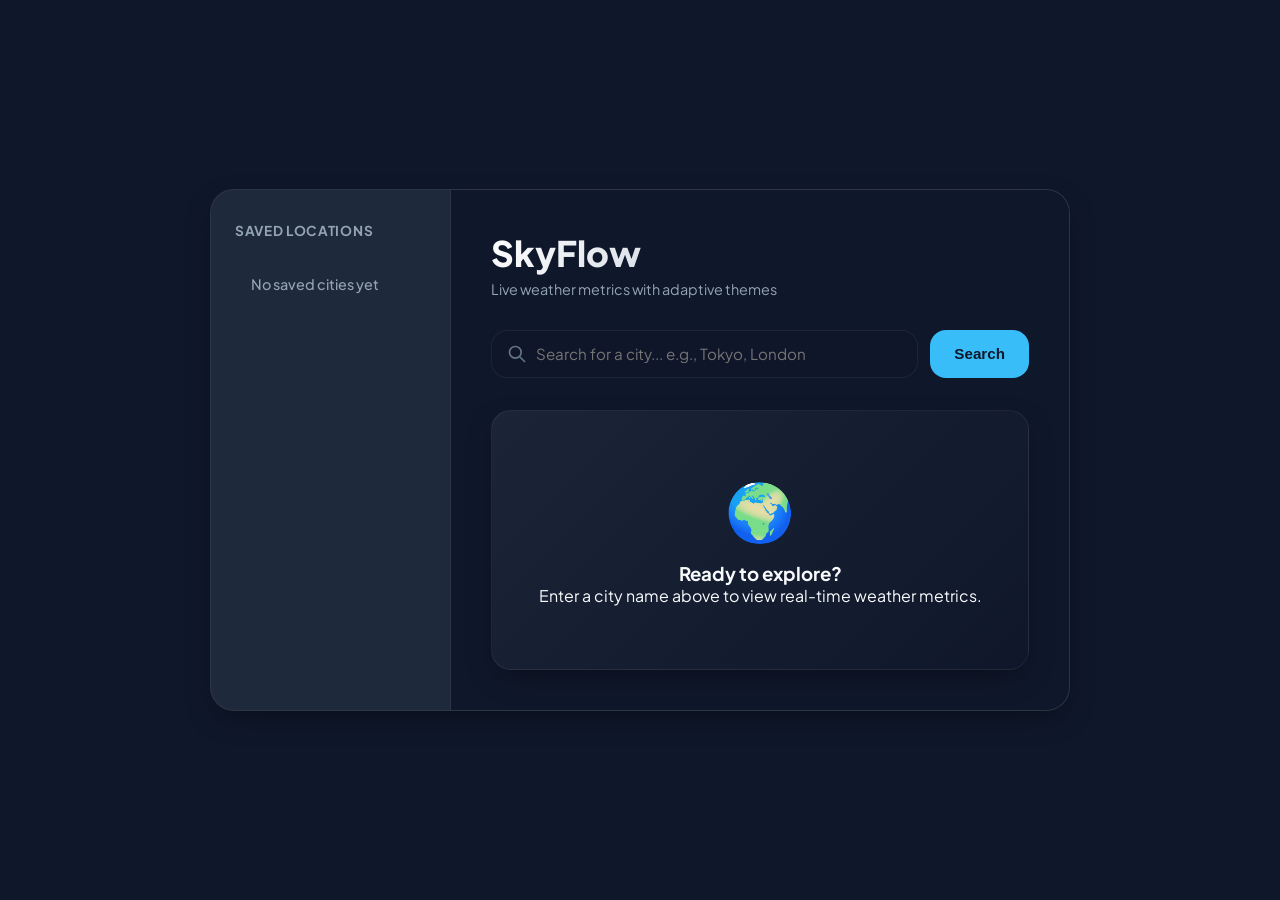
<file: index.html>
<!DOCTYPE html>
<html lang="en">
<head>
    <meta charset="UTF-8">
    <meta name="viewport" content="width=device-width, initial-scale=1.0">
    <title>SkyFlow Weather Dashboard</title>
    <!-- Google Fonts for premium typography -->
    <link rel="preconnect" href="https://fonts.googleapis.com">
    <link rel="preconnect" href="https://fonts.gstatic.com" crossorigin>
    <link href="https://fonts.googleapis.com/css2?family=Plus+Jakarta+Sans:wght@400;500;600;700;800&display=swap" rel="stylesheet">
    <link rel="stylesheet" href="styles.css">
</head>
<body class="theme-default">
    <div class="dashboard-container">
        <!-- Sidebar for Saved Locations -->
        <aside class="sidebar">
            <h2>Saved Locations</h2>
            <ul id="saved-locations-list" class="saved-list">
                <!-- Dynamically populated via JS -->
                <li class="empty-saved-msg">No saved cities yet</li>
            </ul>
        </aside>

        <!-- Main Display Content -->
        <main class="main-content">
            <header>
                <h1>SkyFlow</h1>
                <p class="subtitle">Live weather metrics with adaptive themes</p>
            </header>

            <!-- Search Area -->
            <section class="search-section">
                <form id="search-form" autocomplete="off">
                    <div class="search-input-wrapper">
                        <svg class="search-icon" xmlns="http://www.w3.org/2000/svg" fill="none" viewBox="0 0 24 24" stroke="currentColor" stroke-width="2">
                            <path stroke-linecap="round" stroke-linejoin="round" d="M21 21l-6-6m2-5a7 7 0 11-14 0 7 7 0 0114 0z" />
                        </svg>
                        <input 
                            type="text" 
                            id="city-input" 
                            placeholder="Search for a city... e.g., Tokyo, London" 
                            required
                        >
                    </div>
                    <button type="submit" class="btn-search">Search</button>
                </form>
            </section>

            <!-- Card Containers for States -->
            <section class="display-section">
                <!-- 1. LOADING STATE -->
                <div id="weather-loading" class="weather-card loading-card hidden">
                    <div class="spinner"></div>
                    <p>Fetching weather data...</p>
                </div>

                <!-- 2. ERROR STATE -->
                <div id="weather-error" class="weather-card error-card hidden">
                    <div class="error-icon">⚠️</div>
                    <p id="error-message">City not found. Please verify spelling.</p>
                </div>

                <!-- 3. INITIAL STATE / INTRO -->
                <div id="weather-intro" class="weather-card intro-card">
                    <div class="intro-visual">🌍</div>
                    <h3>Ready to explore?</h3>
                    <p>Enter a city name above to view real-time weather metrics.</p>
                </div>

                <!-- 4. ACTIVE DATA STATE -->
                <div id="weather-data-card" class="weather-card data-card hidden">
                    <div class="card-header">
                        <div>
                            <h2 id="display-city-name">London</h2>
                            <p id="display-country">United Kingdom</p>
                        </div>
                        <button id="btn-save-city" class="btn-save" aria-label="Save location">
                            <svg xmlns="http://www.w3.org/2000/svg" fill="none" viewBox="0 0 24 24" stroke="currentColor" stroke-width="2">
                                <path stroke-linecap="round" stroke-linejoin="round" d="M4.318 6.318a4.5 4.5 0 000 6.364L12 20.364l7.682-7.682a4.5 4.5 0 00-6.364-6.364L12 7.636l-1.318-1.318a4.5 4.5 0 00-6.364 0z" />
                            </svg>
                        </button>
                    </div>

                    <div class="card-body">
                        <div class="temp-section">
                            <span id="display-temp" class="temp-value">18</span><span class="temp-unit">°C</span>
                            <p id="display-condition" class="condition-text">Partly Cloudy</p>
                        </div>
                    </div>

                    <div class="card-metrics">
                        <div class="metric-item">
                            <span class="metric-label">Humidity</span>
                            <span id="display-humidity" class="metric-val">65%</span>
                        </div>
                        <div class="metric-item">
                            <span class="metric-label">Wind Speed</span>
                            <span id="display-wind" class="metric-val">12 km/h</span>
                        </div>
                    </div>
                </div>
            </section>
        </main>
    </div>

    <!-- Application Script -->
    <script src="app.js"></script>
</body>
</html>
</file>
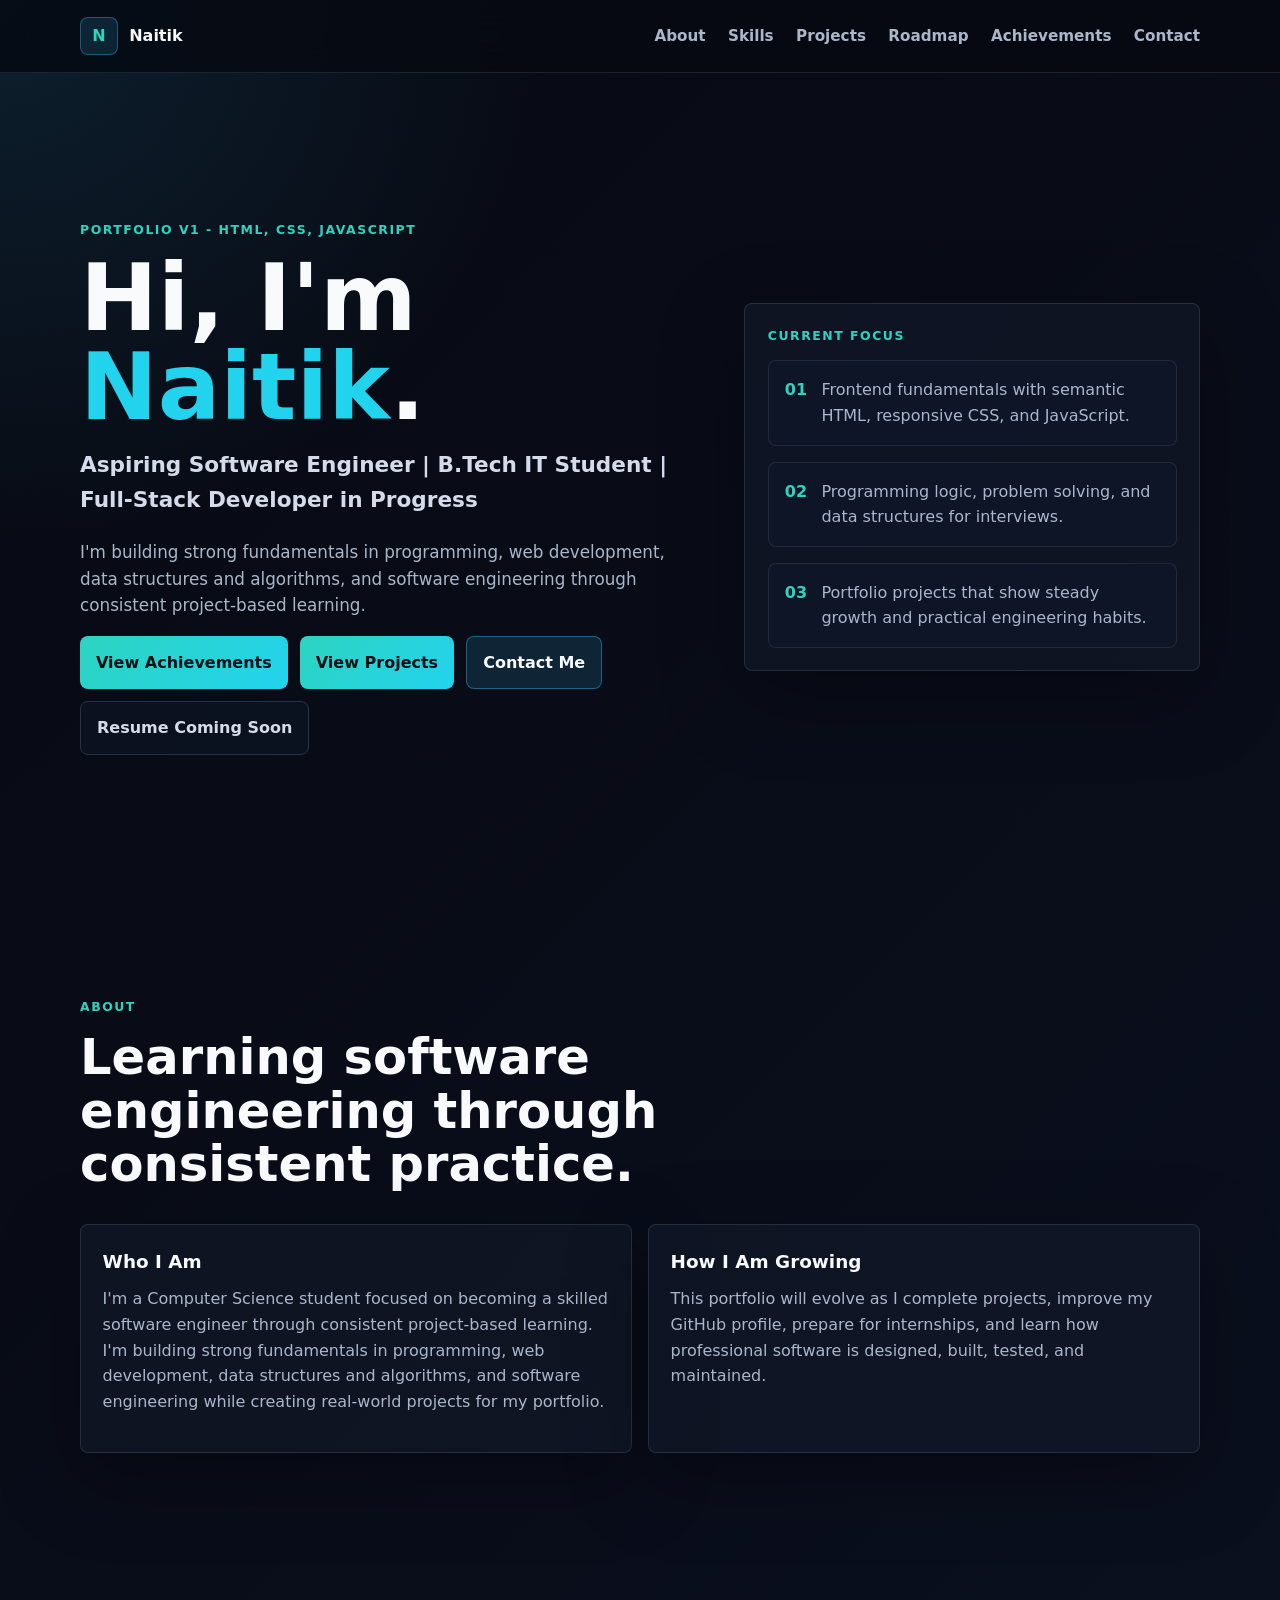
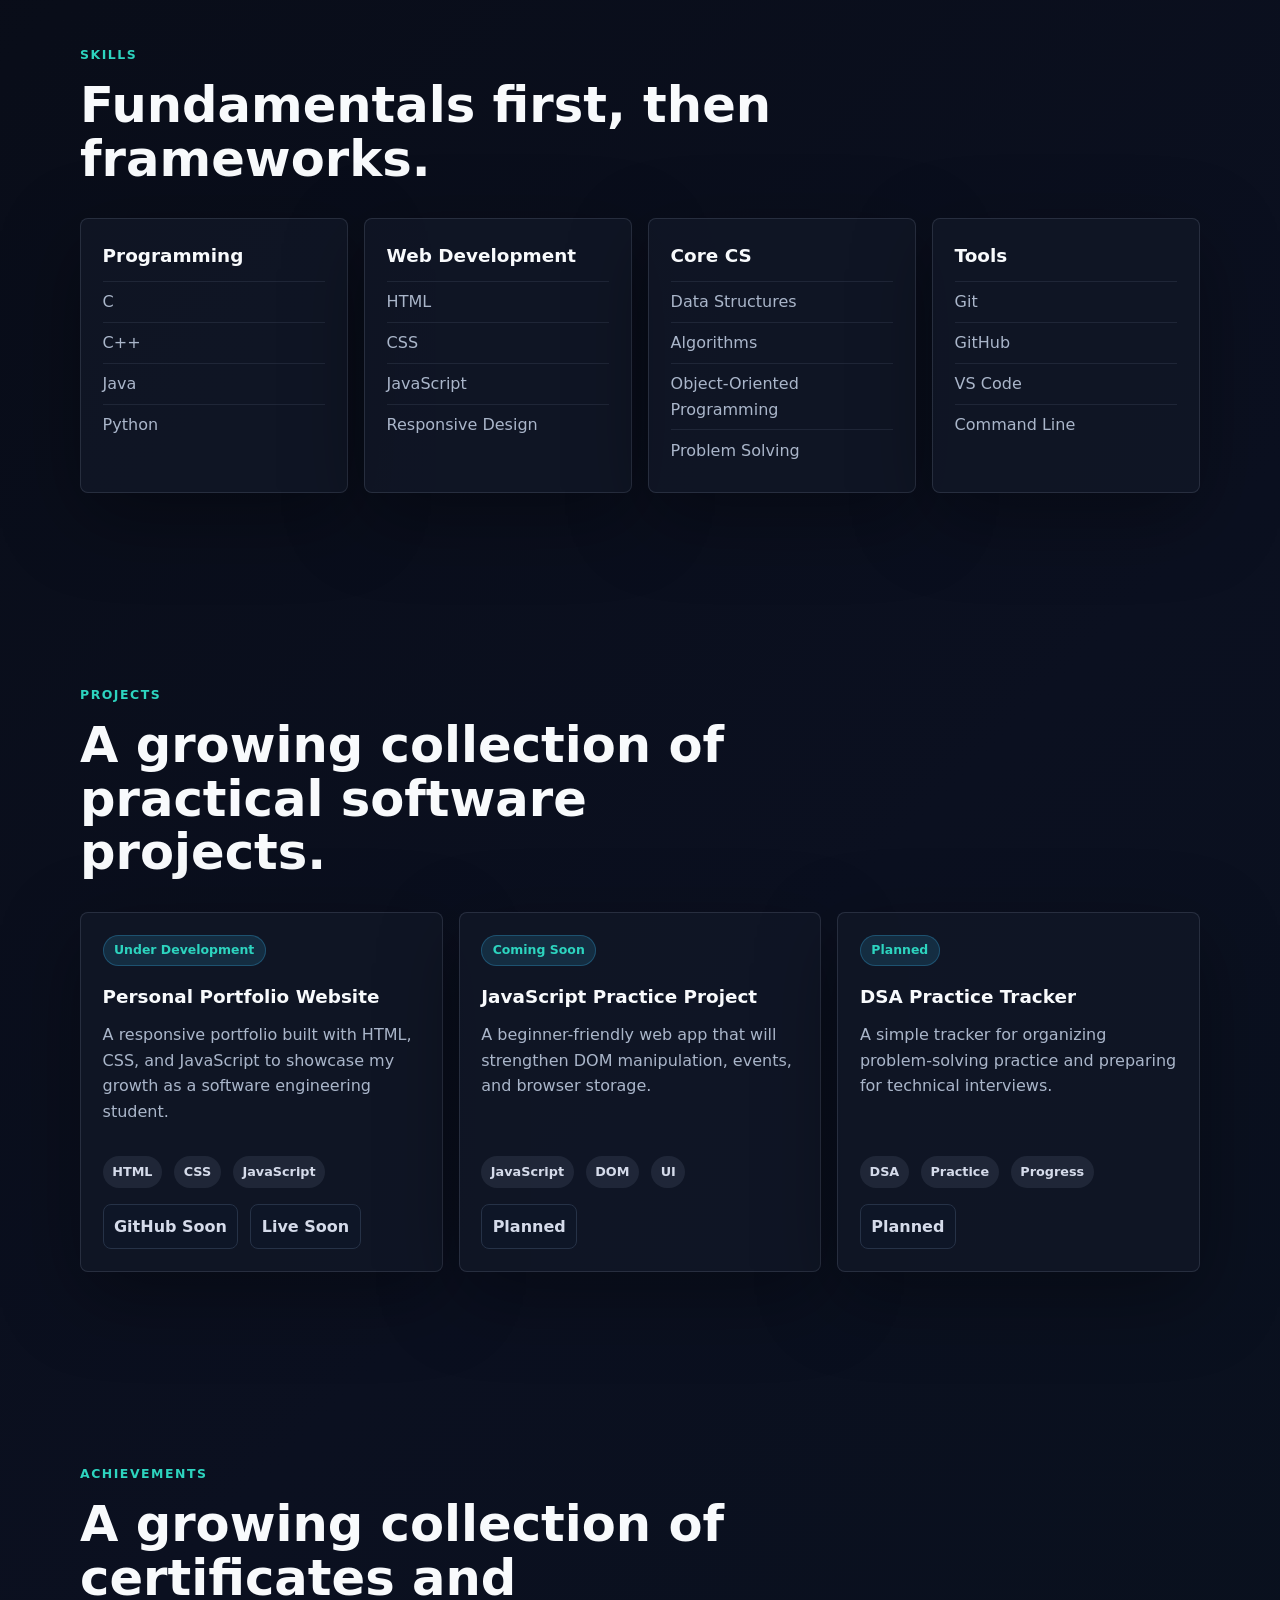
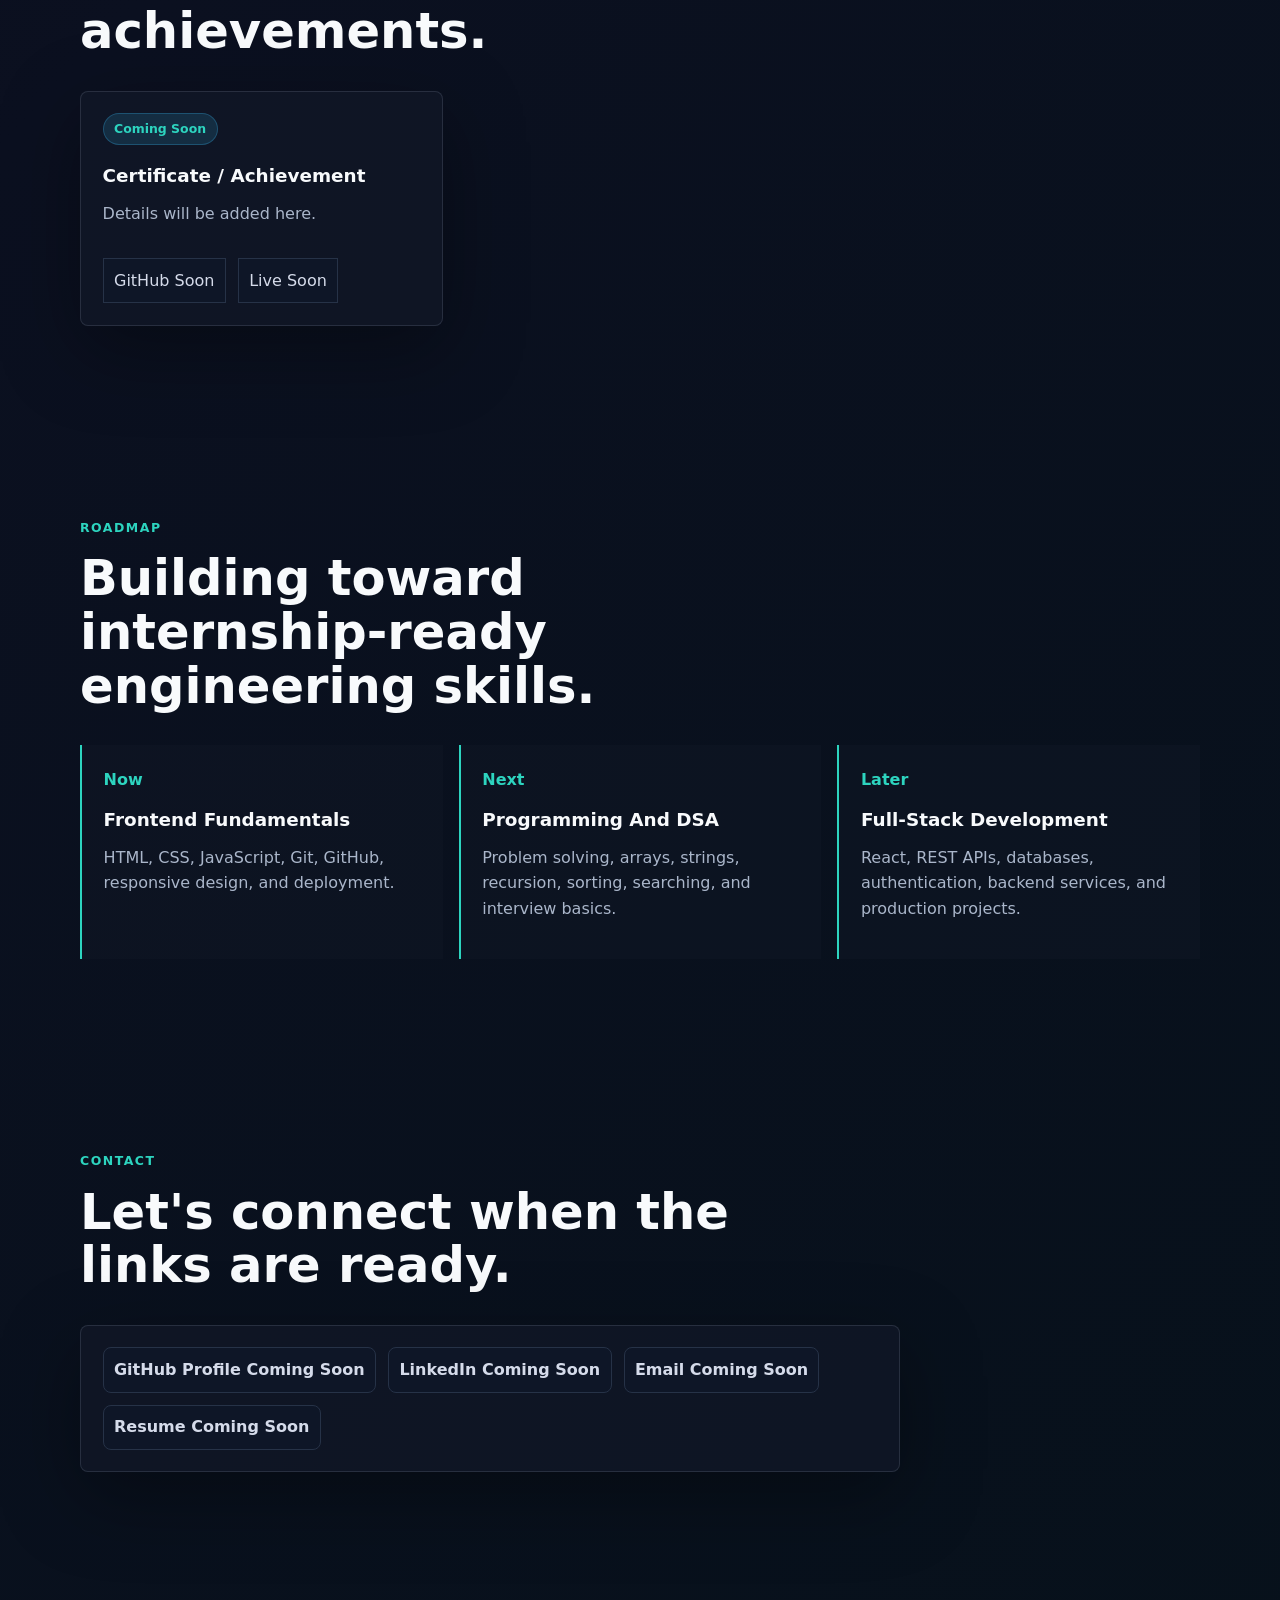
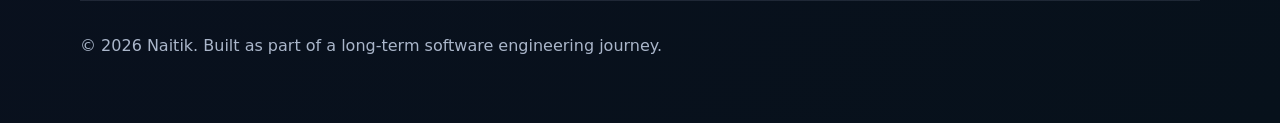
<file: portfolio/index.html>
<!DOCTYPE html>
<html lang="en">
<head>
  <meta charset="UTF-8">
  <meta name="viewport" content="width=device-width, initial-scale=1.0">
  <meta name="description" content="Naitik's personal portfolio website showcasing software engineering learning, projects, and skills.">
  <title>Naitik | Aspiring Software Engineer</title>
  <script>
    document.documentElement.classList.add("js");
  </script>
  <link rel="stylesheet" href="css/style.css">
</head>
<body>
  <header class="site-header">
    <nav class="navbar" aria-label="Main navigation">
      <a class="logo" href="#home" aria-label="Naitik home">
        <span class="logo-mark">N</span>
        <span>Naitik</span>
      </a>

      <button class="nav-toggle" type="button" aria-label="Open navigation menu" aria-expanded="false">
        <span></span>
        <span></span>
        <span></span>
      </button>

      <ul class="nav-links">
        <li><a href="#about">About</a></li>
        <li><a href="#skills">Skills</a></li>
        <li><a href="#projects">Projects</a></li>
        <li><a href="#roadmap">Roadmap</a></li>
        <li><a href="#achievements">Achievements</a></li>
        <li><a href="#contact">Contact</a></li>
      </ul>
    </nav>
  </header>

  <main>
    <section class="hero section" id="home">
      <div class="hero-content reveal">
        <p class="eyebrow">Portfolio v1 - HTML, CSS, JavaScript</p>
        <h1>Hi, I'm <span>Naitik</span>.</h1>
        <p class="headline">Aspiring Software Engineer | B.Tech IT Student | Full-Stack Developer in Progress</p>
        <p class="hero-text">
          I'm building strong fundamentals in programming, web development, data structures and algorithms,
          and software engineering through consistent project-based learning.
        </p>
        <div class="hero-actions">
          <a class="btn btn-primary" href="#achievements">View Achievements</a>
          <a class="btn btn-primary" href="#projects">View Projects</a>
          <a class="btn btn-secondary" href="#contact">Contact Me</a>
          <a class="btn btn-ghost" href="#" aria-disabled="true">Resume Coming Soon</a>
        </div>
      </div>

      <aside class="hero-panel reveal" aria-label="Current learning focus">
        <p class="panel-label">Current Focus</p>
        <ul class="focus-list">
          <li>
            <span>01</span>
            <p>Frontend fundamentals with semantic HTML, responsive CSS, and JavaScript.</p>
          </li>
          <li>
            <span>02</span>
            <p>Programming logic, problem solving, and data structures for interviews.</p>
          </li>
          <li>
            <span>03</span>
            <p>Portfolio projects that show steady growth and practical engineering habits.</p>
          </li>
        </ul>
      </aside>
    </section>

    <section class="section" id="about">
      <div class="section-heading reveal">
        <p class="eyebrow">About</p>
        <h2>Learning software engineering through consistent practice.</h2>
      </div>
      <div class="about-grid">
        <article class="about-card reveal">
          <h3>Who I Am</h3>
          <p>
            I'm a Computer Science student focused on becoming a skilled software engineer through
            consistent project-based learning. I'm building strong fundamentals in programming, web
            development, data structures and algorithms, and software engineering while creating real-world
            projects for my portfolio.
          </p>
        </article>
        <article class="about-card reveal">
          <h3>How I Am Growing</h3>
          <p>
            This portfolio will evolve as I complete projects, improve my GitHub profile, prepare for
            internships, and learn how professional software is designed, built, tested, and maintained.
          </p>
        </article>
      </div>
    </section>

    <section class="section" id="skills">
      <div class="section-heading reveal">
        <p class="eyebrow">Skills</p>
        <h2>Fundamentals first, then frameworks.</h2>
      </div>
      <div class="skills-grid">
        <article class="skill-card reveal">
          <h3>Programming</h3>
          <ul>
            <li>C</li>
            <li>C++</li>
            <li>Java</li>
            <li>Python</li>
          </ul>
        </article>
        <article class="skill-card reveal">
          <h3>Web Development</h3>
          <ul>
            <li>HTML</li>
            <li>CSS</li>
            <li>JavaScript</li>
            <li>Responsive Design</li>
          </ul>
        </article>
        <article class="skill-card reveal">
          <h3>Core CS</h3>
          <ul>
            <li>Data Structures</li>
            <li>Algorithms</li>
            <li>Object-Oriented Programming</li>
            <li>Problem Solving</li>
          </ul>
        </article>
        <article class="skill-card reveal">
          <h3>Tools</h3>
          <ul>
            <li>Git</li>
            <li>GitHub</li>
            <li>VS Code</li>
            <li>Command Line</li>
          </ul>
        </article>
      </div>
    </section>

    <section class="section" id="projects">
      <div class="section-heading reveal">
        <p class="eyebrow">Projects</p>
        <h2>A growing collection of practical software projects.</h2>
      </div>
      <div class="projects-grid">
        <article class="project-card reveal">
          <div class="project-status">Under Development</div>
          <h3>Personal Portfolio Website</h3>
          <p>
            A responsive portfolio built with HTML, CSS, and JavaScript to showcase my growth as a software
            engineering student.
          </p>
          <div class="tags">
            <span>HTML</span>
            <span>CSS</span>
            <span>JavaScript</span>
          </div>
          <div class="project-links">
            <a href="#" aria-disabled="true">GitHub Soon</a>
            <a href="#" aria-disabled="true">Live Soon</a>
          </div>
        </article>

        <article class="project-card reveal">
          <div class="project-status">Coming Soon</div>
          <h3>JavaScript Practice Project</h3>
          <p>
            A beginner-friendly web app that will strengthen DOM manipulation, events, and browser storage.
          </p>
          <div class="tags">
            <span>JavaScript</span>
            <span>DOM</span>
            <span>UI</span>
          </div>
          <div class="project-links">
            <a href="#" aria-disabled="true">Planned</a>
          </div>
        </article>

        <article class="project-card reveal">
          <div class="project-status">Planned</div>
          <h3>DSA Practice Tracker</h3>
          <p>
            A simple tracker for organizing problem-solving practice and preparing for technical interviews.
          </p>
          <div class="tags">
            <span>DSA</span>
            <span>Practice</span>
            <span>Progress</span>
          </div>
          <div class="project-links">
            <a href="#" aria-disabled="true">Planned</a>
          </div>
        </article>
      </div>
    </section>

    <section class="section" id="achievements">
      <div class="section-heading reveal">
        <p class="eyebrow">Achievements</p>
        <h2>A growing collection of certificates and achievements.</h2>
      </div>
      <div class="achievements-grid">
        <article class="achievement-card reveal">
          <div class="project-status">Coming Soon</div>
          <h3>Certificate / Achievement</h3>
          <p>Details will be added here.</p>
          <div class="achievement-links">
            <a href="#" aria-disabled="true">GitHub Soon</a>
            <a href="#" aria-disabled="true">Live Soon</a>
          </div>
        </article>
      </div>
    </section>

    <section class="section" id="roadmap">
      <div class="section-heading reveal">
        <p class="eyebrow">Roadmap</p>
        <h2>Building toward internship-ready engineering skills.</h2>
      </div>
      <div class="timeline">
        <div class="timeline-item reveal">
          <span>Now</span>
          <h3>Frontend Fundamentals</h3>
          <p>HTML, CSS, JavaScript, Git, GitHub, responsive design, and deployment.</p>
        </div>
        <div class="timeline-item reveal">
          <span>Next</span>
          <h3>Programming And DSA</h3>
          <p>Problem solving, arrays, strings, recursion, sorting, searching, and interview basics.</p>
        </div>
        <div class="timeline-item reveal">
          <span>Later</span>
          <h3>Full-Stack Development</h3>
          <p>React, REST APIs, databases, authentication, backend services, and production projects.</p>
        </div>
      </div>
    </section>

    <section class="section contact-section" id="contact">
      <div class="section-heading reveal">
        <p class="eyebrow">Contact</p>
        <h2>Let's connect when the links are ready.</h2>
      </div>
      <div class="contact-card reveal">
        
        <div class="contact-links">
          <a href="#" aria-disabled="true">GitHub Profile Coming Soon</a>
          <a href="#" aria-disabled="true">LinkedIn Coming Soon</a>
          <a href="#" aria-disabled="true">Email Coming Soon</a>
          <a href="#" aria-disabled="true">Resume Coming Soon</a>
        </div>
      </div>
    </section>
  </main>

  <footer class="site-footer">
    <p>&copy; 2026 Naitik. Built as part of a long-term software engineering journey.</p>
  </footer>

  <script src="js/script.js"></script>
</body>
</html>
</file>
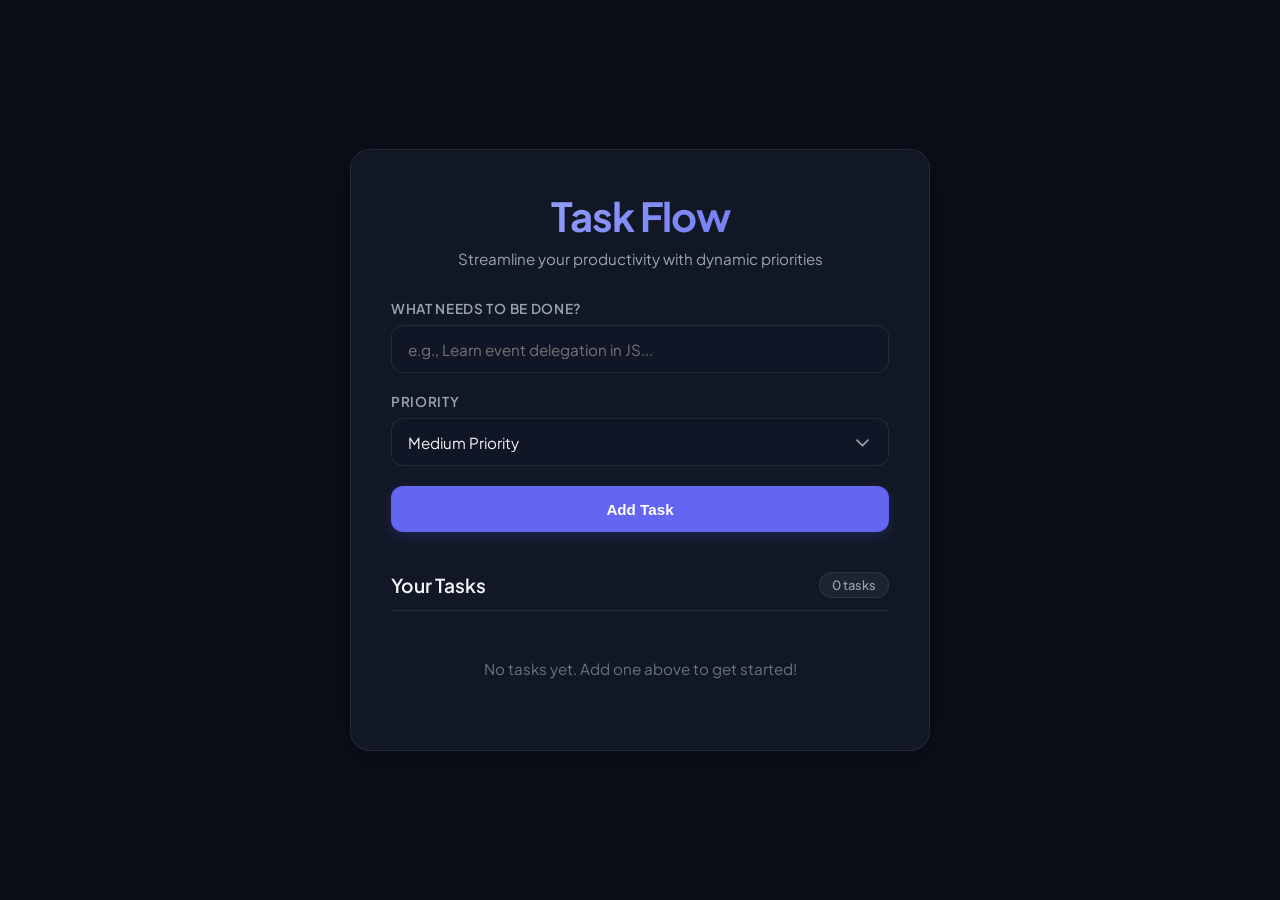
<file: task.html>
<!DOCTYPE html>
<html lang="en">
<head>
    <meta charset="UTF-8">
    <meta name="viewport" content="width=device-width, initial-scale=1.0">
    <title>Priority Task Manager</title>
    <!-- Google Fonts for premium typography -->
    <link rel="preconnect" href="https://fonts.googleapis.com">
    <link rel="preconnect" href="https://fonts.gstatic.com" crossorigin>
    <link href="https://fonts.googleapis.com/css2?family=Plus+Jakarta+Sans:wght@400;500;600;700&display=swap" rel="stylesheet">
    <link rel="stylesheet" href="taskm.css">
</head>
<body>
    <div class="app-container">
        <header>
            <h1>Task Flow</h1>
            <p class="subtitle">Streamline your productivity with dynamic priorities</p>
        </header>

        <main>
            <!-- Form to create a new task -->
            <section class="task-form-section">
                <form id="task-form" autocomplete="off">
                    <div class="input-group">
                        <label for="task-input">What needs to be done?</label>
                        <input 
                            type="text" 
                            id="task-input" 
                            placeholder="e.g., Learn event delegation in JS..." 
                            required
                        >
                    </div>

                    <div class="input-group select-group">
                        <label for="priority-select">Priority</label>
                        <select id="priority-select">
                            <option value="low">Low Priority</option>
                            <option value="medium" selected>Medium Priority</option>
                            <option value="high">High Priority</option>
                        </select>
                    </div>

                    <button type="submit" id="add-task-btn" class="btn-primary">
                        Add Task
                    </button>
                </form>
            </section>

            <!-- Section displaying active and completed tasks -->
            <section class="task-list-section">
                <div class="list-header">
                    <h2>Your Tasks</h2>
                    <span id="task-counter" class="counter-badge">0 tasks</span>
                </div>
                
                <ul id="task-list" class="task-list">
                    <!-- Tasks will be injected dynamically here using JavaScript -->
                </ul>
            </section>
        </main>
    </div>

    <!-- Our application script -->
    <script src="taskma.js"></script>
</body>
</html>
</file>
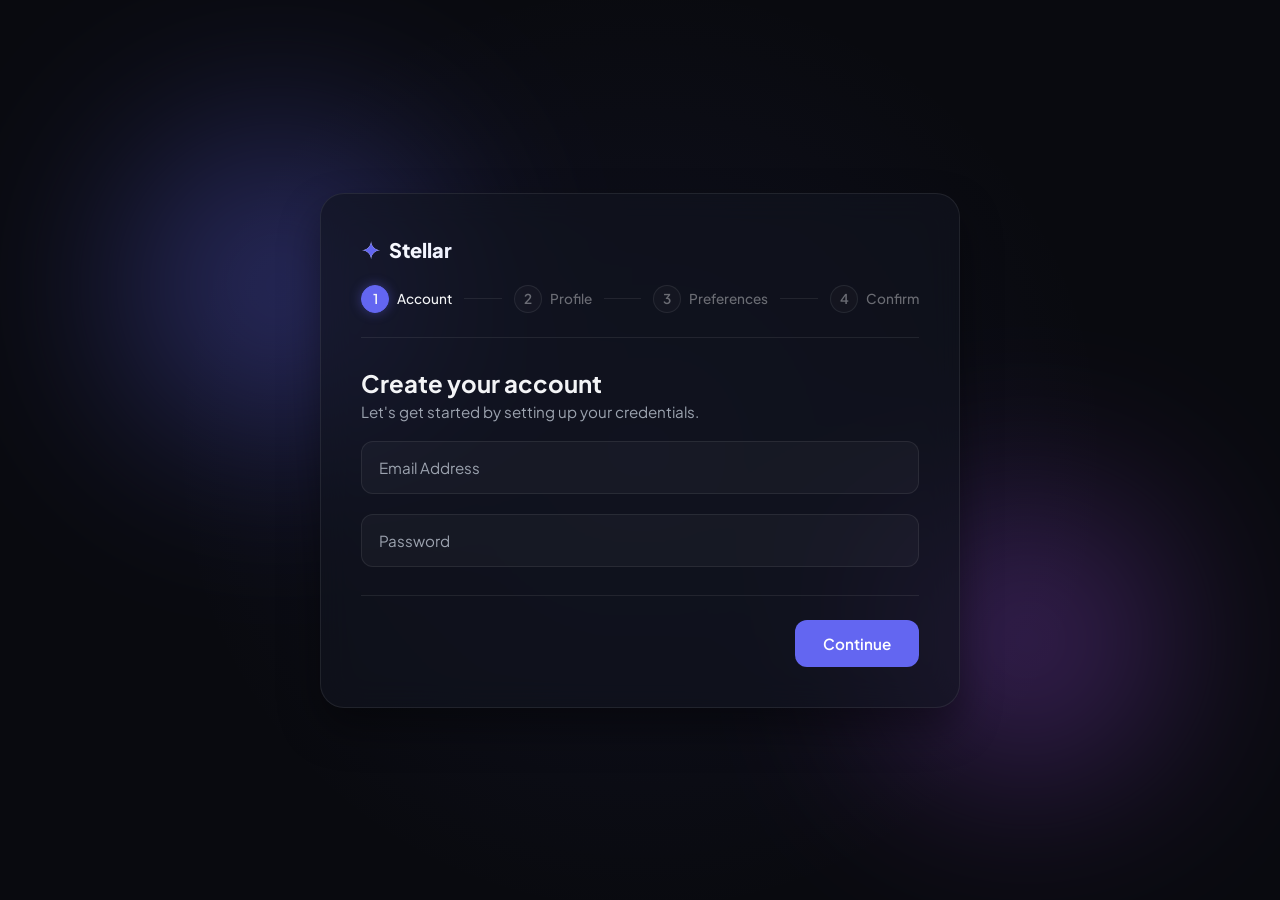
<file: multi-step-form/form.html>
<!DOCTYPE html>
<html lang="en">
<head>
    <meta charset="UTF-8">
    <meta name="viewport" content="width=device-width, initial-scale=1.0">
    <title>Stellar onboard - Join the future</title>
    <!-- Premium Fonts -->
    <link rel="preconnect" href="https://fonts.googleapis.com">
    <link rel="preconnect" href="https://fonts.gstatic.com" crossorigin>
    <link href="https://fonts.googleapis.com/css2?family=Plus+Jakarta+Sans:wght@400;500;600;700;800&display=swap" rel="stylesheet">
    <link rel="stylesheet" href="form-styles.css">
</head>
<body>
    <div class="glass-bg"></div>
    <div class="glow-orb" id="orb-1"></div>
    <div class="glow-orb" id="orb-2"></div>

    <main class="wizard-container">
        <!-- Header & Stepper -->
        <header class="wizard-header">
            <div class="logo">
                <span class="logo-icon">✦</span>
                <span class="logo-text">Stellar</span>
            </div>
            <!-- Progress Stepper -->
            <div class="stepper" id="form-stepper">
                <div class="step-indicator active" data-step="1">
                    <span class="step-num">1</span>
                    <span class="step-label">Account</span>
                </div>
                <div class="step-line"></div>
                <div class="step-indicator" data-step="2">
                    <span class="step-num">2</span>
                    <span class="step-label">Profile</span>
                </div>
                <div class="step-line"></div>
                <div class="step-indicator" data-step="3">
                    <span class="step-num">3</span>
                    <span class="step-label">Preferences</span>
                </div>
                <div class="step-line"></div>
                <div class="step-indicator" data-step="4">
                    <span class="step-num">4</span>
                    <span class="step-label">Confirm</span>
                </div>
            </div>
        </header>

        <!-- Multi-Step Form Wrapper -->
        <form id="multi-step-form" autocomplete="off" novalidate>
            <!-- STEP 1: ACCOUNT DETAILS -->
            <section class="form-step active" id="step-1" data-step="1">
                <div class="step-intro">
                    <h2>Create your account</h2>
                    <p>Let's get started by setting up your credentials.</p>
                </div>

                <div class="input-group">
                    <input type="email" id="email" required placeholder=" ">
                    <label for="email">Email Address</label>
                    <span class="error-msg" id="email-error">Please enter a valid email address.</span>
                </div>

                <div class="input-group">
                    <input type="password" id="password" required placeholder=" " minlength="8">
                    <label for="password">Password</label>
                    <span class="error-msg" id="password-error">Password must be at least 8 characters.</span>
                </div>
            </section>

            <!-- STEP 2: PERSONAL PROFILE -->
            <section class="form-step" id="step-2" data-step="2">
                <div class="step-intro">
                    <h2>Tell us about yourself</h2>
                    <p>Help us personalize your space.</p>
                </div>

                <div class="grid-2-col">
                    <div class="input-group">
                        <input type="text" id="firstname" required placeholder=" ">
                        <label for="firstname">First Name</label>
                        <span class="error-msg" id="firstname-error">First name is required.</span>
                    </div>

                    <div class="input-group">
                        <input type="text" id="lastname" required placeholder=" ">
                        <label for="lastname">Last Name</label>
                        <span class="error-msg" id="lastname-error">Last name is required.</span>
                    </div>
                </div>

                <div class="input-group">
                    <input type="tel" id="phone" placeholder=" " pattern="[0-9]{10}">
                    <label for="phone">Phone Number (10 digits, optional)</label>
                    <span class="error-msg" id="phone-error">Please enter a 10-digit phone number.</span>
                </div>
            </section>

            <!-- STEP 3: PREFERENCES -->
            <section class="form-step" id="step-3" data-step="3">
                <div class="step-intro">
                    <h2>Select your preferences</h2>
                    <p>Choose the track that fits you best.</p>
                </div>

                <div class="card-selection-grid">
                    <label class="selection-card">
                        <input type="radio" name="track" value="developer" checked>
                        <span class="card-content">
                            <span class="card-icon">💻</span>
                            <span class="card-title">Developer</span>
                            <span class="card-desc">Build apps, manage APIs, and integrate services.</span>
                        </span>
                    </label>

                    <label class="selection-card">
                        <input type="radio" name="track" value="designer">
                        <span class="card-content">
                            <span class="card-icon">🎨</span>
                            <span class="card-title">Designer</span>
                            <span class="card-desc">Design interfaces, assets, and prototype flows.</span>
                        </span>
                    </label>

                    <label class="selection-card">
                        <input type="radio" name="track" value="creator">
                        <span class="card-content">
                            <span class="card-icon">🎥</span>
                            <span class="card-title">Creator</span>
                            <span class="card-desc">Produce content, launch marketing campaigns, and share.</span>
                        </span>
                    </label>
                </div>
            </section>

            <!-- STEP 4: REVIEW & CONFIRM -->
            <section class="form-step" id="step-4" data-step="4">
                <div class="step-intro">
                    <h2>Review and Submit</h2>
                    <p>Double-check your information before finishing setup.</p>
                </div>

                <div class="review-panel">
                    <div class="review-row">
                        <span class="review-label">Email</span>
                        <span class="review-val" id="review-email">-</span>
                    </div>
                    <div class="review-row">
                        <span class="review-label">Name</span>
                        <span class="review-val" id="review-name">-</span>
                    </div>
                    <div class="review-row">
                        <span class="review-label">Track</span>
                        <span class="review-val text-capitalize" id="review-track">-</span>
                    </div>
                </div>

                <label class="checkbox-container">
                    <input type="checkbox" id="terms" required>
                    <span class="checkmark"></span>
                    <span class="checkbox-label">I agree to the terms and privacy policy</span>
                </label>
                <span class="error-msg text-center" id="terms-error">You must accept the terms to continue.</span>
            </section>

            <!-- SUCCESS PANEL (Outside wizard steps flow) -->
            <section class="form-step" id="step-success">
                <div class="success-content">
                    <div class="success-checkmark">
                        <svg xmlns="http://www.w3.org/2000/svg" viewBox="0 0 52 52">
                            <circle class="checkmark-circle" cx="26" cy="26" r="25" fill="none"/>
                            <path class="checkmark-check" fill="none" d="M14.1 27.2l7.1 7.2 16.7-16.8"/>
                        </svg>
                    </div>
                    <h2>Welcome to Stellar!</h2>
                    <p>Your onboard registration was successful. Welcome to the workspace.</p>
                    <div class="data-dump-box">
                        <h4>Form Submission Payload:</h4>
                        <pre id="payload-output"></pre>
                    </div>
                    <button type="button" class="btn btn-primary" id="btn-reset">Start Over</button>
                </div>
            </section>

            <!-- Navigation Controls -->
            <div class="navigation-controls" id="wizard-navigation">
                <button type="button" class="btn btn-secondary hidden" id="btn-prev">Back</button>
                <button type="button" class="btn btn-primary" id="btn-next">Continue</button>
            </div>
        </form>
    </main>

    <script src="form-app.js"></script>
</body>
</html>
</file>
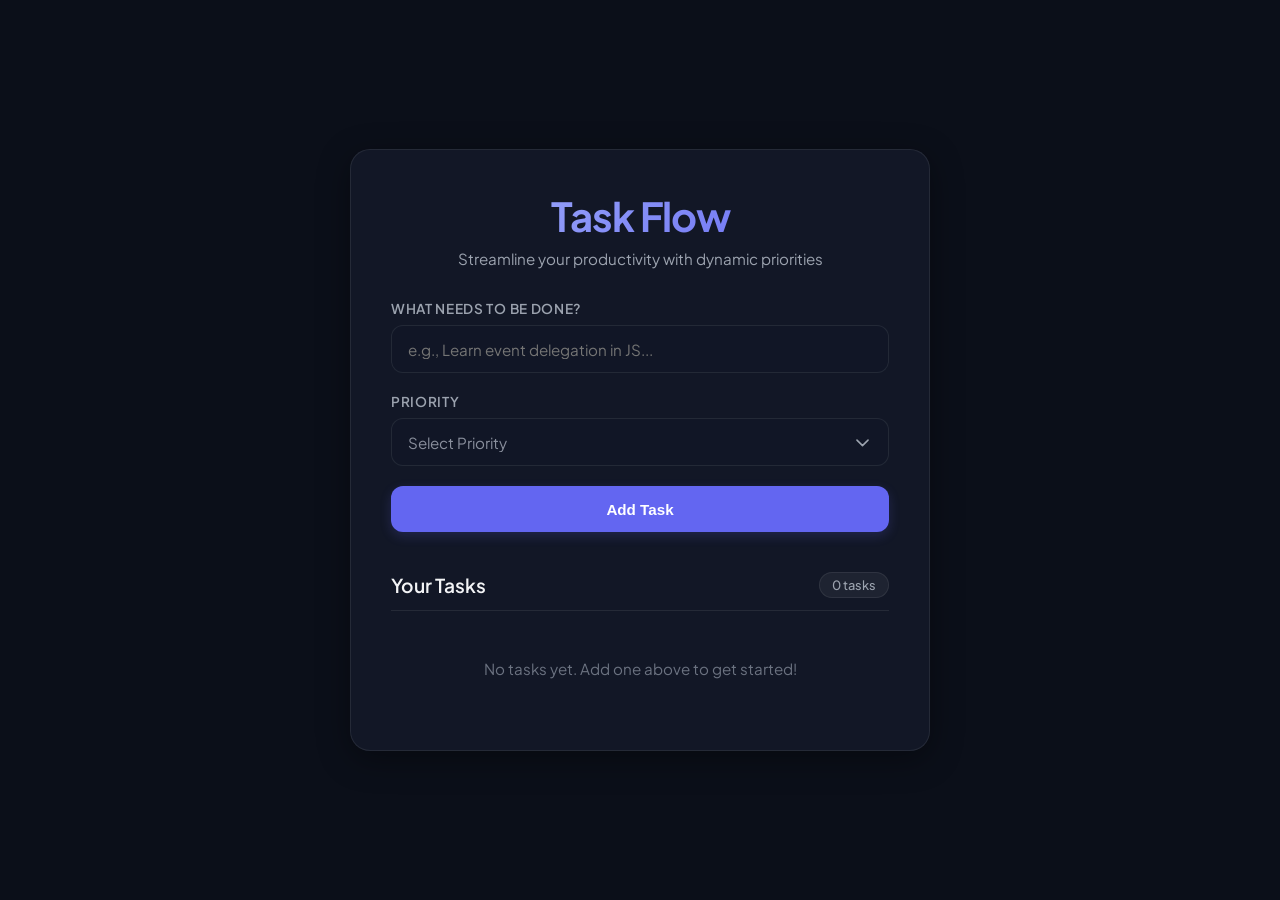
<file: TaskManager/JTM.html>
<!DOCTYPE html>
<html lang="en">
<head>
    <meta charset="UTF-8">
    <meta name="viewport" content="width=device-width, initial-scale=1.0">
    <title>Priority Task Manager</title>
    <!-- Google Fonts for premium typography -->
    <link rel="preconnect" href="https://fonts.googleapis.com">
    <link rel="preconnect" href="https://fonts.gstatic.com" crossorigin>
    <link href="https://fonts.googleapis.com/css2?family=Plus+Jakarta+Sans:wght@400;500;600;700&display=swap" rel="stylesheet">
    <link rel="stylesheet" href="taskm.css">
</head>
<body>
    <div class="app-container">
        <header>
            <h1>Task Flow</h1>
            <p class="subtitle">Streamline your productivity with dynamic priorities</p>
        </header>

        <main>
            <!-- Form to create a new task -->
            <section class="task-form-section">
                <form id="task-form" autocomplete="off">
                    <div class="input-group">
                        <label for="task-input">What needs to be done?</label>
                        <input 
                            type="text" 
                            id="task-input" 
                            placeholder="e.g., Learn event delegation in JS..." 
                            required
                        >
                    </div>

                    <div class="input-group select-group">
                        <label for="priority">Priority</label>
                        <select id="priority">
                            <option value="" disabled selected>Select Priority</option>
                            <option value="low">Low</option>
                            <option value="middle">Middle</option>
                            <option value="high">High</option>
                        </select>
                    </div>

                    <button type="submit" id="add-task-btn" class="btn-primary">
                        Add Task
                    </button>
                </form>
            </section>

            <!-- Section displaying active and completed tasks -->
            <section class="task-list-section">
                <div class="list-header">
                    <h2>Your Tasks</h2>
                    <span id="task-counter" class="counter-badge">0 tasks</span>
                </div>
                
                <ul id="task-list" class="task-list">
                    <!-- Tasks will be injected dynamically here using JavaScript -->
                </ul>
            </section>
        </main>
    </div>

    <!-- Our application script -->
    <script src="taskma.js"></script>
</body>
</html>
</file>
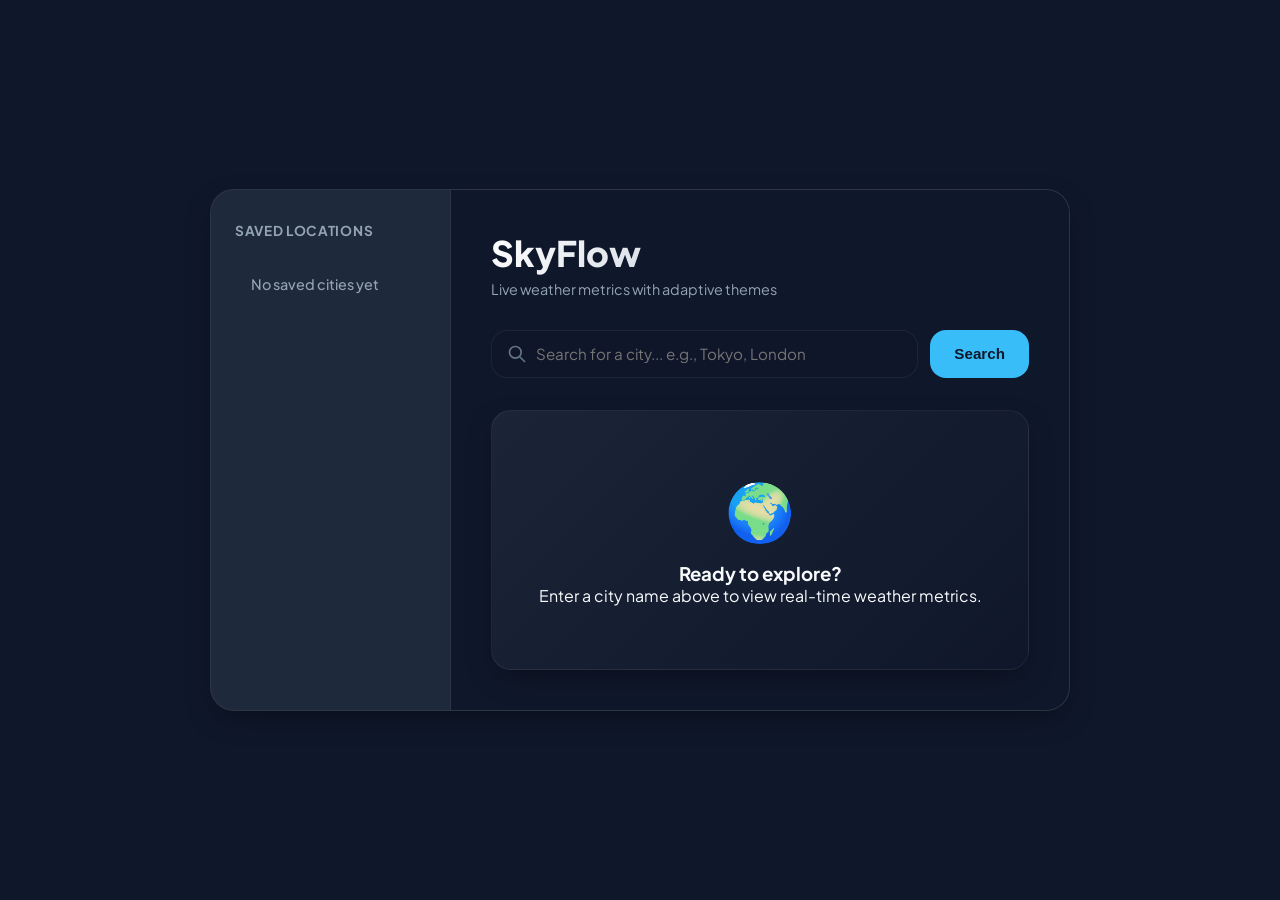
<file: WeatherApp/weatherapi.html>
<!DOCTYPE html>
<html lang="en">
<head>
    <meta charset="UTF-8">
    <meta name="viewport" content="width=device-width, initial-scale=1.0">
    <title>SkyFlow Weather Dashboard</title>
    <!-- Google Fonts for premium typography -->
    <link rel="preconnect" href="https://fonts.googleapis.com">
    <link rel="preconnect" href="https://fonts.gstatic.com" crossorigin>
    <link href="https://fonts.googleapis.com/css2?family=Plus+Jakarta+Sans:wght@400;500;600;700;800&display=swap" rel="stylesheet">
    <link rel="stylesheet" href="weather.css">
</head>
<body class="theme-default">
    <div class="dashboard-container">
        <!-- Sidebar for Saved Locations -->
        <aside class="sidebar">
            <h2>Saved Locations</h2>
            <ul id="saved-locations-list" class="saved-list">
                <!-- Dynamically populated via JS -->
                <li class="empty-saved-msg">No saved cities yet</li>
            </ul>
        </aside>

        <!-- Main Display Content -->
        <main class="main-content">
            <header>
                <h1>SkyFlow</h1>
                <p class="subtitle">Live weather metrics with adaptive themes</p>
            </header>

            <!-- Search Area -->
            <section class="search-section">
                <form id="search-form" autocomplete="off">
                    <div class="search-input-wrapper">
                        <svg class="search-icon" xmlns="http://www.w3.org/2000/svg" fill="none" viewBox="0 0 24 24" stroke="currentColor" stroke-width="2">
                            <path stroke-linecap="round" stroke-linejoin="round" d="M21 21l-6-6m2-5a7 7 0 11-14 0 7 7 0 0114 0z" />
                        </svg>
                        <input 
                            type="text" 
                            id="city-input" 
                            placeholder="Search for a city... e.g., Tokyo, London" 
                            required
                        >
                    </div>
                    <button type="submit" class="btn-search">Search</button>
                </form>
            </section>

            <!-- Card Containers for States -->
            <section class="display-section">
                <!-- 1. LOADING STATE -->
                <div id="weather-loading" class="weather-card loading-card hidden">
                    <div class="spinner"></div>
                    <p>Fetching weather data...</p>
                </div>

                <!-- 2. ERROR STATE -->
                <div id="weather-error" class="weather-card error-card hidden">
                    <div class="error-icon">⚠️</div>
                    <p id="error-message">City not found. Please verify spelling.</p>
                </div>

                <!-- 3. INITIAL STATE / INTRO -->
                <div id="weather-intro" class="weather-card intro-card">
                    <div class="intro-visual">🌍</div>
                    <h3>Ready to explore?</h3>
                    <p>Enter a city name above to view real-time weather metrics.</p>
                </div>

                <!-- 4. ACTIVE DATA STATE -->
                <div id="weather-data-card" class="weather-card data-card hidden">
                    <div class="card-header">
                        <div>
                            <h2 id="display-city-name">London</h2>
                            <p id="display-country">United Kingdom</p>
                        </div>
                        <button id="btn-save-city" class="btn-save" aria-label="Save location">
                            <svg xmlns="http://www.w3.org/2000/svg" fill="none" viewBox="0 0 24 24" stroke="currentColor" stroke-width="2">
                                <path stroke-linecap="round" stroke-linejoin="round" d="M4.318 6.318a4.5 4.5 0 000 6.364L12 20.364l7.682-7.682a4.5 4.5 0 00-6.364-6.364L12 7.636l-1.318-1.318a4.5 4.5 0 00-6.364 0z" />
                            </svg>
                        </button>
                    </div>

                    <div class="card-body">
                        <div class="temp-section">
                            <span id="display-temp" class="temp-value">18</span><span class="temp-unit">°C</span>
                            <p id="display-condition" class="condition-text">Partly Cloudy</p>
                        </div>
                    </div>

                    <div class="card-metrics">
                        <div class="metric-item">
                            <span class="metric-label">Humidity</span>
                            <span id="display-humidity" class="metric-val">65%</span>
                        </div>
                        <div class="metric-item">
                            <span class="metric-label">Wind Speed</span>
                            <span id="display-wind" class="metric-val">12 km/h</span>
                        </div>
                    </div>
                </div>
            </section>
        </main>
    </div>

    <!-- Application Script -->
    <script src="app.js"></script>
</body>
</html>
</file>
<file: styles.css>
/* Modern CSS variables with color transitions */
:root {
    --bg-app: #0f172a;
    --bg-sidebar: #1e293b;
    --bg-card: rgba(30, 41, 59, 0.7);
    --border-color: rgba(255, 255, 255, 0.06);
    --accent-color: #38bdf8; /* Sky Blue */
    --accent-hover: #0ea5e9;
    
    --text-primary: #f8fafc;
    --text-secondary: #94a3b8;
    --text-muted: #64748b;
    
    --gradient-card: linear-gradient(135deg, rgba(30, 41, 59, 0.8) 0%, rgba(15, 23, 42, 0.8) 100%);
    --shadow-premium: 0 10px 30px -10px rgba(0, 0, 0, 0.5);
    --transition-theme: background-color 0.8s ease, border-color 0.8s ease;
    --transition-smooth: all 0.3s cubic-bezier(0.4, 0, 0.2, 1);
    --border-radius: 16px;
}

/* Adaptive Theme Modifiers */
body.theme-hot {
    --bg-app: #1c0e0b;
    --bg-sidebar: #2c1611;
    --bg-card: rgba(44, 22, 17, 0.7);
    --accent-color: #f97316; /* Orange */
    --accent-hover: #ea580c;
    --gradient-card: linear-gradient(135deg, rgba(44, 22, 17, 0.8) 0%, rgba(28, 14, 11, 0.8) 100%);
}

body.theme-cold {
    --bg-app: #081120;
    --bg-sidebar: #0f2038;
    --bg-card: rgba(15, 32, 56, 0.7);
    --accent-color: #38bdf8; /* Sky Blue */
    --accent-hover: #0ea5e9;
    --gradient-card: linear-gradient(135deg, rgba(15, 32, 56, 0.8) 0%, rgba(8, 17, 32, 0.8) 100%);
}

body.theme-rainy {
    --bg-app: #111827;
    --bg-sidebar: #1f2937;
    --bg-card: rgba(31, 41, 55, 0.7);
    --accent-color: #6366f1; /* Indigo */
    --accent-hover: #4f46e5;
    --gradient-card: linear-gradient(135deg, rgba(31, 41, 55, 0.8) 0%, rgba(17, 24, 39, 0.8) 100%);
}

* {
    margin: 0;
    padding: 0;
    box-sizing: border-box;
}

body {
    font-family: 'Plus Jakarta Sans', sans-serif;
    background-color: var(--bg-app);
    color: var(--text-primary);
    min-height: 100vh;
    display: flex;
    justify-content: center;
    align-items: center;
    padding: 1.5rem;
    transition: var(--transition-theme);
}

/* App Layout Grid */
.dashboard-container {
    display: grid;
    grid-template-columns: 240px 1fr;
    width: 100%;
    max-width: 860px;
    background-color: var(--bg-sidebar);
    border: 1px solid var(--border-color);
    border-radius: 24px;
    box-shadow: var(--shadow-premium);
    overflow: hidden;
    min-height: 520px;
    transition: var(--transition-theme);
}

/* Sidebar Styling */
.sidebar {
    padding: 2rem 1.5rem;
    border-right: 1px solid var(--border-color);
    display: flex;
    flex-direction: column;
    gap: 1.5rem;
}

.sidebar h2 {
    font-size: 0.85rem;
    font-weight: 700;
    color: var(--text-secondary);
    text-transform: uppercase;
    letter-spacing: 0.05em;
}

.saved-list {
    list-style: none;
    display: flex;
    flex-direction: column;
    gap: 0.6rem;
}

.saved-list li {
    padding: 0.75rem 1rem;
    border-radius: 10px;
    background-color: rgba(255, 255, 255, 0.03);
    border: 1px solid transparent;
    cursor: pointer;
    font-size: 0.9rem;
    font-weight: 500;
    color: var(--text-secondary);
    transition: var(--transition-smooth);
    display: flex;
    justify-content: space-between;
    align-items: center;
}

.saved-list li:hover {
    background-color: rgba(255, 255, 255, 0.06);
    color: var(--text-primary);
    border-color: var(--border-color);
}

.saved-list li .btn-remove-saved {
    background: transparent;
    border: none;
    color: var(--text-muted);
    cursor: pointer;
    font-size: 1.1rem;
    display: flex;
    align-items: center;
    padding: 0.2rem;
    border-radius: 4px;
}

.saved-list li .btn-remove-saved:hover {
    color: #ef4444;
    background-color: rgba(239, 68, 68, 0.1);
}

.empty-saved-msg {
    font-size: 0.85rem;
    color: var(--text-muted);
    text-align: center;
    padding: 1rem 0;
    cursor: default !important;
    background: transparent !important;
    border: none !important;
}

/* Main Panel Styling */
.main-content {
    background-color: var(--bg-app);
    padding: 2.5rem;
    display: flex;
    flex-direction: column;
    gap: 2rem;
    transition: var(--transition-theme);
}

header h1 {
    font-size: 2.2rem;
    font-weight: 800;
    background: linear-gradient(135deg, #ffffff 0%, var(--text-secondary) 100%);
    -webkit-background-clip: text;
    -webkit-text-fill-color: transparent;
    margin-bottom: 0.3rem;
}

.subtitle {
    color: var(--text-secondary);
    font-size: 0.9rem;
}

/* Search Bar styling */
#search-form {
    display: flex;
    gap: 0.75rem;
    width: 100%;
}

.search-input-wrapper {
    position: relative;
    flex-grow: 1;
}

.search-icon {
    position: absolute;
    left: 1rem;
    top: 50%;
    transform: translateY(-50%);
    width: 1.25rem;
    height: 1.25rem;
    color: var(--text-muted);
    pointer-events: none;
}

#city-input {
    width: 100%;
    background-color: rgba(15, 23, 42, 0.4);
    border: 1px solid var(--border-color);
    border-radius: var(--border-radius);
    padding: 0.85rem 1rem 0.85rem 2.75rem;
    color: var(--text-primary);
    font-family: inherit;
    font-size: 0.95rem;
    outline: none;
    transition: var(--transition-smooth);
}

#city-input:focus {
    border-color: var(--accent-color);
    box-shadow: 0 0 0 3px rgba(56, 189, 248, 0.15);
}

.btn-search {
    background-color: var(--accent-color);
    color: #0f172a;
    border: none;
    border-radius: var(--border-radius);
    padding: 0 1.5rem;
    font-size: 0.95rem;
    font-weight: 700;
    cursor: pointer;
    transition: var(--transition-smooth);
}

.btn-search:hover {
    background-color: var(--accent-hover);
    transform: translateY(-1px);
}

/* Weather Card Layouts */
.weather-card {
    background: var(--gradient-card);
    border: 1px solid var(--border-color);
    border-radius: 20px;
    padding: 2.2rem;
    display: flex;
    flex-direction: column;
    align-items: center;
    justify-content: center;
    text-align: center;
    min-height: 260px;
    transition: var(--transition-smooth);
    box-shadow: var(--shadow-premium);
}

/* State Modifiers: hidden class */
.hidden {
    display: none !important;
}

/* Intro and Error Visuals */
.intro-visual {
    font-size: 3.5rem;
    margin-bottom: 1rem;
    animation: rotateGlobe 20s linear infinite;
}

.error-icon {
    font-size: 3rem;
    margin-bottom: 1rem;
}

/* Spinner Animation */
.spinner {
    width: 40px;
    height: 40px;
    border: 4px solid rgba(255, 255, 255, 0.1);
    border-top-color: var(--accent-color);
    border-radius: 50%;
    animation: spin 1s linear infinite;
    margin-bottom: 1rem;
}

/* Data Weather Card */
.data-card {
    align-items: stretch;
    text-align: left;
}

.card-header {
    display: flex;
    justify-content: space-between;
    align-items: flex-start;
    border-bottom: 1px solid var(--border-color);
    padding-bottom: 1.2rem;
    margin-bottom: 1.5rem;
}

.card-header h2 {
    font-size: 1.8rem;
    font-weight: 800;
}

.card-header p {
    color: var(--text-secondary);
    font-size: 0.9rem;
    margin-top: 0.1rem;
}

.btn-save {
    background: transparent;
    border: 1px solid var(--border-color);
    color: var(--text-secondary);
    cursor: pointer;
    padding: 0.6rem;
    border-radius: 12px;
    display: flex;
    align-items: center;
    transition: var(--transition-smooth);
}

.btn-save svg {
    width: 1.25rem;
    height: 1.25rem;
}

.btn-save:hover {
    color: #ec4899; /* Pink */
    background-color: rgba(236, 72, 153, 0.1);
    border-color: rgba(236, 72, 153, 0.2);
}

/* Active Saved Visual style */
.btn-save.saved-active {
    background-color: #ec4899;
    color: #ffffff;
    border-color: #ec4899;
}

.temp-section {
    margin-bottom: 1.5rem;
}

.temp-value {
    font-size: 4.5rem;
    font-weight: 800;
    letter-spacing: -0.04em;
    line-height: 1;
}

.temp-unit {
    font-size: 2rem;
    font-weight: 600;
    vertical-align: super;
    color: var(--text-secondary);
}

.condition-text {
    font-size: 1.1rem;
    color: var(--text-secondary);
    margin-top: 0.5rem;
    font-weight: 600;
}

/* Metrics Row */
.card-metrics {
    display: grid;
    grid-template-columns: 1fr 1fr;
    gap: 1rem;
}

.metric-item {
    background-color: rgba(255, 255, 255, 0.02);
    border: 1px solid var(--border-color);
    padding: 1rem;
    border-radius: 12px;
    display: flex;
    flex-direction: column;
    gap: 0.25rem;
}

.metric-label {
    font-size: 0.75rem;
    color: var(--text-secondary);
    text-transform: uppercase;
    font-weight: 700;
    letter-spacing: 0.05em;
}

.metric-val {
    font-size: 1.1rem;
    font-weight: 700;
}

/* Keyframe Animations */
@keyframes spin {
    to { transform: rotate(360deg); }
}

@keyframes rotateGlobe {
    from { transform: rotate(0deg); }
    to { transform: rotate(360deg); }
}

/* Responsive Rules */
@media (max-width: 680px) {
    .dashboard-container {
        grid-template-columns: 1fr;
    }
    .sidebar {
        border-right: none;
        border-bottom: 1px solid var(--border-color);
    }
}
</file>
<file: portfolio/css/style.css>
:root {
  --bg: #070a12;
  --bg-soft: #0d1220;
  --surface: #111827;
  --surface-light: #172033;
  --border: #263247;
  --text: #f8fafc;
  --muted: #aab6ca;
  --muted-strong: #d5dbea;
  --accent: #2dd4bf;
  --accent-strong: #22d3ee;
  --accent-soft: rgba(56, 189, 248, 0.14);
  --shadow: 0 24px 80px rgba(0, 0, 0, 0.34);
  --max-width: 1120px;
}

* {
  box-sizing: border-box;
}

html {
  scroll-behavior: smooth;
}

body {
  margin: 0;
  font-family: Inter, ui-sans-serif, system-ui, -apple-system, BlinkMacSystemFont, "Segoe UI", Arial, sans-serif;
  line-height: 1.6;
  color: var(--text);
  background:
    radial-gradient(circle at top left, rgba(56, 189, 248, 0.12), transparent 34rem),
    linear-gradient(135deg, #070a12 0%, #0b1020 54%, #07111b 100%);
}

body.nav-open {
  overflow: hidden;
}

a {
  color: inherit;
  text-decoration: none;
}

ul {
  padding: 0;
  margin: 0;
  list-style: none;
}

.site-header {
  position: sticky;
  top: 0;
  z-index: 10;
  border-bottom: 1px solid rgba(148, 163, 184, 0.16);
  background: rgba(7, 10, 18, 0.84);
  backdrop-filter: blur(18px);
}

.navbar {
  width: min(100% - 2rem, var(--max-width));
  min-height: 72px;
  margin: 0 auto;
  display: flex;
  align-items: center;
  justify-content: space-between;
  gap: 1rem;
}

.logo {
  display: inline-flex;
  align-items: center;
  gap: 0.7rem;
  font-weight: 800;
  letter-spacing: 0;
}

.logo-mark {
  width: 38px;
  height: 38px;
  display: inline-grid;
  place-items: center;
  border: 1px solid rgba(56, 189, 248, 0.35);
  border-radius: 8px;
  color: var(--accent);
  background: var(--accent-soft);
}

.nav-links {
  display: flex;
  align-items: center;
  gap: 1.4rem;
  color: var(--muted);
  font-size: 0.95rem;
  font-weight: 600;
}

.nav-links a {
  transition: color 180ms ease;
}

.nav-links a:hover,
.nav-links a:focus-visible {
  color: var(--text);
}

.nav-toggle {
  display: none;
  width: 42px;
  height: 42px;
  border: 1px solid var(--border);
  border-radius: 8px;
  background: rgba(17, 24, 39, 0.88);
  cursor: pointer;
}

.nav-toggle span {
  display: block;
  width: 18px;
  height: 2px;
  margin: 4px auto;
  border-radius: 999px;
  background: var(--text);
  transition: transform 180ms ease, opacity 180ms ease;
}

.section {
  width: min(100% - 2rem, var(--max-width));
  margin: 0 auto;
  padding: 6rem 0;
}

.hero {
  min-height: calc(100vh - 72px);
  display: grid;
  grid-template-columns: minmax(0, 1.15fr) minmax(280px, 0.85fr);
  align-items: center;
  gap: 3rem;
}

.eyebrow,
.panel-label {
  margin: 0 0 0.9rem;
  color: var(--accent);
  font-size: 0.78rem;
  font-weight: 800;
  letter-spacing: 0.12em;
  text-transform: uppercase;
}

h1,
h2,
h3,
p {
  margin-top: 0;
}

h1 {
  max-width: 780px;
  margin-bottom: 1rem;
  font-size: clamp(3rem, 8vw, 5.8rem);
  line-height: 0.96;
  letter-spacing: 0;
}

h1 span {
  color: var(--accent-strong);
}

.headline {
  max-width: 720px;
  color: var(--muted-strong);
  font-size: clamp(1.05rem, 2vw, 1.35rem);
  font-weight: 700;
}

.hero-text {
  max-width: 700px;
  color: var(--muted);
  font-size: 1.05rem;
}

.hero-actions,
.contact-links,
.project-links,
.tags {
  display: flex;
  flex-wrap: wrap;
  gap: 0.75rem;
}

.btn,
.contact-links a,
.project-links a {
  min-height: 44px;
  display: inline-flex;
  align-items: center;
  justify-content: center;
  border-radius: 8px;
  font-weight: 800;
  transition: transform 180ms ease, border-color 180ms ease, background 180ms ease;
}

.btn {
  padding: 0.8rem 1rem;
}

.btn:hover,
.btn:focus-visible,
.contact-links a:hover,
.contact-links a:focus-visible,
.project-links a:hover,
.project-links a:focus-visible {
  transform: translateY(-2px);
}

.btn-primary {
  color: #041016;
  background: linear-gradient(135deg, var(--accent), var(--accent-strong));
}

.btn-secondary {
  border: 1px solid rgba(56, 189, 248, 0.4);
  background: var(--accent-soft);
}

.btn-ghost {
  border: 1px solid var(--border);
  color: var(--muted-strong);
  background: rgba(15, 23, 42, 0.52);
}

.hero-panel,
.about-card,
.skill-card,
.project-card,
.achievement-card,
.contact-card {
  border: 1px solid rgba(148, 163, 184, 0.18);
  border-radius: 8px;
  background: rgba(17, 24, 39, 0.78);
  box-shadow: var(--shadow);
}

.hero-panel {
  padding: 1.4rem;
}

.focus-list {
  display: grid;
  gap: 1rem;
}

.focus-list li {
  display: grid;
  grid-template-columns: auto 1fr;
  gap: 0.9rem;
  padding: 1rem;
  border: 1px solid rgba(148, 163, 184, 0.14);
  border-radius: 8px;
  background: rgba(15, 23, 42, 0.55);
}

.focus-list span {
  color: var(--accent);
  font-weight: 800;
}

.focus-list p {
  margin-bottom: 0;
  color: var(--muted);
}

.section-heading {
  max-width: 760px;
  margin-bottom: 2rem;
}

.section-heading h2 {
  margin-bottom: 0;
  font-size: clamp(1.05rem, 4vw, 3.1rem);
  line-height: 1.08;
  letter-spacing: 0;
}

.about-grid,
.skills-grid,
.projects-grid,
.achievements-grid,
.timeline {
  display: grid;
  gap: 1rem;
}

.about-grid {
  grid-template-columns: repeat(2, minmax(0, 1fr));
}

.skills-grid {
  grid-template-columns: repeat(4, minmax(0, 1fr));
}

.achievements-grid {
  grid-template-columns: repeat(3, minmax(0, 1fr));
}



.projects-grid,
.timeline {
  grid-template-columns: repeat(3, minmax(0, 1fr));
}

.about-card,
.skill-card,
.project-card,
.achievement-card,
.contact-card,
.timeline-item {
  padding: 1.35rem;
}

.about-card h3,
.skill-card h3,
.project-card h3,
.achievement-card h3,
.timeline-item h3 {
  margin-bottom: 0.65rem;
  font-size: 1.15rem;
}

.about-card p,
.project-card p,
.achievement-card p,
.timeline-item p,
.contact-card p {
  color: var(--muted);
}

.skill-card li {
  padding: 0.45rem 0;
  color: var(--muted);
  border-top: 1px solid rgba(148, 163, 184, 0.12);
}

.project-card,
.achievement-card {
  display: flex;
  flex-direction: column;
}
.project-status {
  width: fit-content;
  margin-bottom: 1rem;
  padding: 0.3rem 0.65rem;
  border: 1px solid rgba(56, 189, 248, 0.26);
  border-radius: 999px;
  color: var(--accent);
  background: var(--accent-soft);
  font-size: 0.78rem;
  font-weight: 800;
}
.project-card p,
.achievement-card p {
  flex: 1;
}

.tags {
  margin: 1rem 0;
}

.tags span {
  padding: 0.35rem 0.6rem;
  border-radius: 999px;
  color: var(--muted-strong);
  background: rgba(148, 163, 184, 0.12);
  font-size: 0.8rem;
  font-weight: 700;
}

.project-links a,
.achievement-links a,
.contact-links a {
  padding: 0.55rem 0.65rem;
  border: 1px solid var(--border);
  color: var(--muted-strong);
  background: rgba(15, 23, 42, 0.58);
}

.achievement-links {
  display: flex;
  flex-wrap: wrap;
  gap: 0.75rem;
  margin-top: 1rem;
}

.timeline-item {
  position: relative;
  border-left: 2px solid var(--accent);
  background: rgba(17, 24, 39, 0.42);
}

.timeline-item span {
  display: inline-block;
  margin-bottom: 0.8rem;
  color: var(--accent);
  font-weight: 800;
}

.contact-section {
  padding-bottom: 8rem;
}

.contact-card {
  max-width: 820px;
}

.site-footer {
  width: min(100% - 2rem, var(--max-width));
  margin: 0 auto;
  padding: 2rem 0 3rem;
  color: var(--muted);
  border-top: 1px solid rgba(148, 163, 184, 0.16);
}

.reveal {
  opacity: 1;
  transform: translateY(0);
}

.js .reveal {
  opacity: 0;
  transform: translateY(18px);
  transition: opacity 500ms ease, transform 500ms ease;
}

.js .reveal.visible {
  opacity: 1;
  transform: translateY(0);
}

@media (max-width: 920px) {
  .hero,
  .about-grid,
  .skills-grid,
  .projects-grid,
  .achievements-grid,
  .timeline {
    grid-template-columns: 1fr;
  }

  .hero {
    min-height: auto;
    padding-top: 5rem;
  }

  .skills-grid {
    grid-template-columns: repeat(2, minmax(0, 1fr));
  }
  .achievements-grid {
  grid-template-columns: 1fr;
}
}

@media (max-width: 720px) {
  .nav-toggle {
    display: inline-block;
  }

  .nav-toggle.active span:nth-child(1) {
    transform: translateY(6px) rotate(45deg);
  }

  .nav-toggle.active span:nth-child(2) {
    opacity: 0;
  }

  .nav-toggle.active span:nth-child(3) {
    transform: translateY(-6px) rotate(-45deg);
  }

  .nav-links {
    position: fixed;
    inset: 72px 1rem auto 1rem;
    display: none;
    flex-direction: column;
    align-items: stretch;
    gap: 0;
    padding: 0.9rem;
    border: 1px solid var(--border);
    border-radius: 8px;
    background: rgba(13, 18, 32, 0.98);
    box-shadow: var(--shadow);
  }

  .nav-links.active {
    display: flex;
  }

  .nav-links a {
    display: block;
    padding: 0.9rem;
  }

  .section {
    padding: 4.5rem 0;
  }

  .skills-grid {
    grid-template-columns: 1fr;
  }

  .hero-actions .btn,
  .contact-links a {
    width: 100%;
  }
}

@media (prefers-reduced-motion: reduce) {
  html {
    scroll-behavior: auto;
  }

  *,
  *::before,
  *::after {
    transition-duration: 0.01ms !important;
    animation-duration: 0.01ms !important;
    animation-iteration-count: 1 !important;
  }
}
</file>
<file: taskm.css>
/* Modern Design System using CSS Variables */
:root {
    --bg-app: #0b0f19;
    --bg-card: rgba(22, 28, 45, 0.7);
    --border-color: rgba(255, 255, 255, 0.08);
    
    --text-primary: #f3f4f6;
    --text-secondary: #9ca3af;
    --text-muted: #6b7280;

    /* Curated Accent Colors */
    --primary-color: #6366f1; /* Indigo */
    --primary-hover: #4f46e5;
    
    /* Priority Status Colors */
    --priority-low: #10b981;    /* Emerald green */
    --priority-medium: #f59e0b; /* Amber/Yellow */
    --priority-high: #ef4444;   /* Rose/Red */
    
    --shadow-premium: 0 8px 32px 0 rgba(0, 0, 0, 0.37);
    --transition-smooth: all 0.25s cubic-bezier(0.4, 0, 0.2, 1);
    --border-radius: 12px;
}

* {
    margin: 0;
    padding: 0;
    box-sizing: border-box;
}

body {
    font-family: 'Plus Jakarta Sans', -apple-system, BlinkMacSystemFont, "Segoe UI", Roboto, sans-serif;
    background-color: var(--bg-app);
    color: var(--text-primary);
    min-height: 100vh;
    display: flex;
    justify-content: center;
    align-items: center;
    padding: 2rem 1rem;
    overflow-x: hidden;
}

/* Glassmorphism App Container */
.app-container {
    width: 100%;
    max-width: 580px;
    background: var(--bg-card);
    backdrop-filter: blur(16px);
    -webkit-backdrop-filter: blur(16px);
    border: 1px solid var(--border-color);
    border-radius: 20px;
    padding: 2.5rem;
    box-shadow: var(--shadow-premium);
    transition: var(--transition-smooth);
}

header {
    margin-bottom: 2rem;
    text-align: center;
}

header h1 {
    font-size: 2.5rem;
    font-weight: 700;
    letter-spacing: -0.025em;
    background: linear-gradient(135deg, #a5b4fc 0%, #6366f1 100%);
    -webkit-background-clip: text;
    -webkit-text-fill-color: transparent;
    margin-bottom: 0.5rem;
}

.subtitle {
    color: var(--text-secondary);
    font-size: 0.95rem;
}

/* Form Styles */
#task-form {
    display: flex;
    flex-direction: column;
    gap: 1.25rem;
    margin-bottom: 2.5rem;
}

.input-group {
    display: flex;
    flex-direction: column;
    gap: 0.5rem;
}

.input-group label {
    font-size: 0.85rem;
    font-weight: 600;
    color: var(--text-secondary);
    letter-spacing: 0.05em;
    text-transform: uppercase;
}

input[type="text"],
select {
    width: 100%;
    background-color: rgba(17, 24, 39, 0.6);
    border: 1px solid var(--border-color);
    border-radius: var(--border-radius);
    padding: 0.85rem 1rem;
    font-family: inherit;
    font-size: 0.95rem;
    color: var(--text-primary);
    transition: var(--transition-smooth);
    outline: none;
}

input[type="text"]:focus,
select:focus {
    border-color: var(--primary-color);
    box-shadow: 0 0 0 3px rgba(99, 102, 241, 0.2);
}

select {
    cursor: pointer;
    appearance: none;
    background-image: url("data:image/svg+xml,%3Csvg xmlns='http://www.w3.org/2000/svg' fill='none' viewBox='0 0 24 24' stroke='%239ca3af'%3E%3Cpath stroke-linecap='round' stroke-linejoin='round' stroke-width='2' d='M19 9l-7 7-7-7'/%3E%3C/svg%3E");
    background-repeat: no-repeat;
    background-position: right 1rem center;
    background-size: 1.2rem;
    padding-right: 2.5rem;
}

/* Buttons */
.btn-primary {
    background-color: var(--primary-color);
    color: #ffffff;
    border: none;
    border-radius: var(--border-radius);
    padding: 0.9rem 1.5rem;
    font-size: 0.95rem;
    font-weight: 600;
    cursor: pointer;
    transition: var(--transition-smooth);
    box-shadow: 0 4px 12px rgba(99, 102, 241, 0.2);
}

.btn-primary:hover {
    background-color: var(--primary-hover);
    transform: translateY(-1px);
    box-shadow: 0 6px 16px rgba(99, 102, 241, 0.3);
}

.btn-primary:active {
    transform: translateY(1px);
}

/* List Header */
.list-header {
    display: flex;
    justify-content: space-between;
    align-items: center;
    border-bottom: 1px solid var(--border-color);
    padding-bottom: 0.75rem;
    margin-bottom: 1rem;
}

.list-header h2 {
    font-size: 1.2rem;
    font-weight: 600;
}

.counter-badge {
    background-color: rgba(255, 255, 255, 0.05);
    border: 1px solid var(--border-color);
    padding: 0.25rem 0.75rem;
    border-radius: 9999px;
    font-size: 0.8rem;
    color: var(--text-secondary);
    font-weight: 500;
}

/* Task List */
.task-list {
    list-style: none;
    display: flex;
    flex-direction: column;
    gap: 0.75rem;
}

.task-item {
    display: flex;
    align-items: center;
    justify-content: space-between;
    background-color: rgba(17, 24, 39, 0.4);
    border: 1px solid var(--border-color);
    border-radius: var(--border-radius);
    padding: 1rem;
    transition: var(--transition-smooth);
    animation: slideIn 0.3s ease-out;
}

.task-item:hover {
    border-color: rgba(255, 255, 255, 0.15);
    transform: translateX(2px);
    background-color: rgba(17, 24, 39, 0.5);
}

.task-left {
    display: flex;
    align-items: center;
    gap: 0.75rem;
    flex-grow: 1;
}

/* Task Checkbox */
.checkbox-container {
    position: relative;
    cursor: pointer;
    width: 20px;
    height: 20px;
}

.checkbox-container input {
    opacity: 0;
    cursor: pointer;
    height: 0;
    width: 0;
}

.checkmark {
    position: absolute;
    top: 0;
    left: 0;
    height: 20px;
    width: 20px;
    background-color: transparent;
    border: 2px solid var(--text-muted);
    border-radius: 6px;
    transition: var(--transition-smooth);
}

.checkbox-container:hover input ~ .checkmark {
    border-color: var(--primary-color);
}

.checkbox-container input:checked ~ .checkmark {
    background-color: var(--primary-color);
    border-color: var(--primary-color);
}

.checkmark:after {
    content: "";
    position: absolute;
    display: none;
}

.checkbox-container input:checked ~ .checkmark:after {
    display: block;
}

.checkbox-container .checkmark:after {
    left: 6px;
    top: 2px;
    width: 5px;
    height: 10px;
    border: solid white;
    border-width: 0 2px 2px 0;
    transform: rotate(45deg);
}

/* Task Text & Badges */
.task-content {
    font-size: 0.95rem;
    color: var(--text-primary);
    transition: var(--transition-smooth);
    word-break: break-word;
    margin-right: 0.5rem;
}

.task-completed .task-content {
    text-decoration: line-through;
    color: var(--text-muted);
}

.priority-badge {
    font-size: 0.7rem;
    font-weight: 700;
    text-transform: uppercase;
    padding: 0.15rem 0.5rem;
    border-radius: 4px;
    letter-spacing: 0.05em;
}

.badge-low {
    background-color: rgba(16, 185, 129, 0.1);
    color: var(--priority-low);
    border: 1px solid rgba(16, 185, 129, 0.2);
}

.badge-medium {
    background-color: rgba(245, 158, 11, 0.1);
    color: var(--priority-medium);
    border: 1px solid rgba(245, 158, 11, 0.2);
}

.badge-high {
    background-color: rgba(239, 68, 68, 0.1);
    color: var(--priority-high);
    border: 1px solid rgba(239, 68, 68, 0.2);
}

/* Delete Button */
.btn-delete {
    background: transparent;
    border: none;
    cursor: pointer;
    padding: 0.4rem;
    border-radius: 6px;
    color: var(--text-muted);
    transition: var(--transition-smooth);
    display: flex;
    align-items: center;
    justify-content: center;
}

.btn-delete:hover {
    color: var(--priority-high);
    background-color: rgba(239, 68, 68, 0.1);
}

/* Keyframes */
@keyframes slideIn {
    from {
        opacity: 0;
        transform: translateY(10px);
    }
    to {
        opacity: 1;
        transform: translateY(0);
    }
}
</file>
<file: multi-step-form/form-styles.css>
/* -------------------------------------------------------------
   Stellar Multi-Step Form Design System & Stylesheet
------------------------------------------------------------- */

/* Variables / Theme Tokens */
:root {
    --bg-dark: #090a0f;
    --card-bg: rgba(18, 20, 32, 0.65);
    --border-color: rgba(255, 255, 255, 0.08);
    --text-primary: #f3f4f6;
    --text-secondary: #9ca3af;
    --color-primary: #6366f1; /* Indigo */
    --color-primary-hover: #4f46e5;
    --color-success: #10b981;
    --color-error: #ef4444;
    --font-stack: 'Plus Jakarta Sans', system-ui, -apple-system, sans-serif;
}

* {
    box-sizing: border-box;
    margin: 0;
    padding: 0;
}

body {
    background-color: var(--bg-dark);
    color: var(--text-primary);
    font-family: var(--font-stack);
    min-height: 100vh;
    display: flex;
    justify-content: center;
    align-items: center;
    overflow-x: hidden;
    position: relative;
    padding: 20px;
}

/* Background Gradients & Glow Orbs */
.glass-bg {
    position: absolute;
    top: 0;
    left: 0;
    width: 100%;
    height: 100%;
    background: radial-gradient(circle at 50% 50%, rgba(99, 102, 241, 0.08) 0%, transparent 60%);
    z-index: 1;
    pointer-events: none;
}

.glow-orb {
    position: absolute;
    border-radius: 50%;
    filter: blur(100px);
    z-index: 1;
    opacity: 0.4;
    pointer-events: none;
}

#orb-1 {
    width: 300px;
    height: 300px;
    background: #6366f1;
    top: 15%;
    left: 10%;
}

#orb-2 {
    width: 250px;
    height: 250px;
    background: #a855f7;
    bottom: 15%;
    right: 10%;
}

/* Layout Container */
.wizard-container {
    position: relative;
    z-index: 10;
    background: var(--card-bg);
    border: 1px solid var(--border-color);
    backdrop-filter: blur(16px);
    -webkit-backdrop-filter: blur(16px);
    border-radius: 24px;
    width: 100%;
    max-width: 640px;
    padding: 40px;
    box-shadow: 0 20px 40px rgba(0, 0, 0, 0.4);
    display: flex;
    flex-direction: column;
    gap: 30px;
}

/* Logo & Header */
.wizard-header {
    display: flex;
    flex-direction: column;
    gap: 20px;
    border-bottom: 1px solid var(--border-color);
    padding-bottom: 24px;
}

.logo {
    display: flex;
    align-items: center;
    gap: 8px;
    font-size: 1.25rem;
    font-weight: 800;
    background: linear-gradient(135deg, #fff 0%, #a5b4fc 100%);
    -webkit-background-clip: text;
    -webkit-text-fill-color: transparent;
}

.logo-icon {
    font-size: 1.5rem;
    -webkit-text-fill-color: initial;
    color: var(--color-primary);
}

/* Stepper Indicator */
.stepper {
    display: flex;
    align-items: center;
    justify-content: space-between;
    width: 100%;
}

.step-indicator {
    display: flex;
    align-items: center;
    gap: 8px;
    opacity: 0.4;
    transition: all 0.3s cubic-bezier(0.4, 0, 0.2, 1);
}

.step-indicator.active {
    opacity: 1;
}

.step-indicator.completed {
    opacity: 0.8;
}

.step-num {
    width: 28px;
    height: 28px;
    border-radius: 50%;
    background: rgba(255, 255, 255, 0.05);
    border: 1px solid rgba(255, 255, 255, 0.2);
    display: flex;
    justify-content: center;
    align-items: center;
    font-size: 0.85rem;
    font-weight: 600;
    transition: all 0.3s;
}

.step-indicator.active .step-num {
    background: var(--color-primary);
    border-color: var(--color-primary);
    box-shadow: 0 0 12px rgba(99, 102, 241, 0.4);
}

.step-indicator.completed .step-num {
    background: var(--color-success);
    border-color: var(--color-success);
    color: white;
}

.step-label {
    font-size: 0.85rem;
    font-weight: 500;
}

.step-line {
    flex-grow: 1;
    height: 1px;
    background: var(--border-color);
    margin: 0 12px;
}

/* Wizard Form Body */
#multi-step-form {
    display: flex;
    flex-direction: column;
    gap: 28px;
}

/* Steps Display Transitions */
.form-step {
    display: none;
    opacity: 0;
    transform: translateY(10px);
    transition: opacity 0.4s ease, transform 0.4s ease;
}

.form-step.active {
    display: flex;
    flex-direction: column;
    gap: 20px;
    animation: slideIn 0.4s forwards cubic-bezier(0.4, 0, 0.2, 1);
}

@keyframes slideIn {
    0% {
        opacity: 0;
        transform: translateY(15px);
    }
    100% {
        opacity: 1;
        transform: translateY(0);
    }
}

.step-intro h2 {
    font-size: 1.5rem;
    font-weight: 700;
    margin-bottom: 4px;
}

.step-intro p {
    color: var(--text-secondary);
    font-size: 0.95rem;
}

/* Input Fields with Floating Labels */
.input-group {
    position: relative;
    width: 100%;
}

.input-group input {
    width: 100%;
    padding: 16px 18px;
    background: rgba(255, 255, 255, 0.03);
    border: 1px solid var(--border-color);
    border-radius: 12px;
    color: var(--text-primary);
    font-family: inherit;
    font-size: 0.95rem;
    outline: none;
    transition: all 0.3s;
}

.input-group label {
    position: absolute;
    left: 18px;
    top: 50%;
    transform: translateY(-50%);
    color: var(--text-secondary);
    pointer-events: none;
    transition: all 0.2s ease;
    font-size: 0.95rem;
}

.input-group input:focus,
.input-group input:not(:placeholder-shown) {
    border-color: var(--color-primary);
    background: rgba(255, 255, 255, 0.05);
    box-shadow: 0 0 0 3px rgba(99, 102, 241, 0.15);
}

.input-group input:focus + label,
.input-group input:not(:placeholder-shown) + label {
    top: -2px;
    left: 12px;
    font-size: 0.75rem;
    padding: 0 6px;
    background: #0f111c;
    color: var(--color-primary);
    border-radius: 4px;
}

/* Validation Style */
.input-group.invalid input {
    border-color: var(--color-error);
    box-shadow: 0 0 0 3px rgba(239, 68, 68, 0.15);
}

.error-msg {
    display: none;
    color: var(--color-error);
    font-size: 0.8rem;
    margin-top: 6px;
    padding-left: 4px;
}

.input-group.invalid .error-msg {
    display: block;
}

/* Grid Layout helper */
.grid-2-col {
    display: grid;
    grid-template-columns: 1fr 1fr;
    gap: 16px;
}

@media (max-width: 480px) {
    .grid-2-col {
        grid-template-columns: 1fr;
    }
}

/* Custom Card-based Selection Grid */
.card-selection-grid {
    display: grid;
    grid-template-columns: 1fr;
    gap: 16px;
}

.selection-card {
    cursor: pointer;
    display: block;
}

.selection-card input[type="radio"] {
    display: none;
}

.card-content {
    display: flex;
    align-items: center;
    gap: 16px;
    padding: 18px;
    background: rgba(255, 255, 255, 0.03);
    border: 1px solid var(--border-color);
    border-radius: 16px;
    transition: all 0.3s;
}

.selection-card:hover .card-content {
    border-color: rgba(255, 255, 255, 0.15);
    background: rgba(255, 255, 255, 0.05);
}

.selection-card input[type="radio"]:checked + .card-content {
    border-color: var(--color-primary);
    background: rgba(99, 102, 241, 0.08);
    box-shadow: 0 0 0 3px rgba(99, 102, 241, 0.15);
}

.card-icon {
    font-size: 1.75rem;
    padding: 10px;
    background: rgba(255, 255, 255, 0.05);
    border-radius: 12px;
}

.selection-card input[type="radio"]:checked + .card-content .card-icon {
    background: var(--color-primary);
}

.card-title {
    display: block;
    font-weight: 600;
    font-size: 1.05rem;
    margin-bottom: 2px;
}

.card-desc {
    display: block;
    color: var(--text-secondary);
    font-size: 0.85rem;
}

/* Review details styling */
.review-panel {
    background: rgba(255, 255, 255, 0.02);
    border: 1px solid var(--border-color);
    border-radius: 14px;
    padding: 18px;
    display: flex;
    flex-direction: column;
    gap: 12px;
}

.review-row {
    display: flex;
    justify-content: space-between;
    padding-bottom: 12px;
    border-bottom: 1px solid rgba(255, 255, 255, 0.04);
}

.review-row:last-child {
    border-bottom: none;
    padding-bottom: 0;
}

.review-label {
    color: var(--text-secondary);
    font-size: 0.9rem;
}

.review-val {
    font-weight: 600;
    font-size: 0.9rem;
}

.text-capitalize {
    text-transform: capitalize;
}

/* Checkbox design */
.checkbox-container {
    display: flex;
    align-items: center;
    position: relative;
    cursor: pointer;
    font-size: 0.9rem;
    user-select: none;
    gap: 10px;
    margin-top: 10px;
}

.checkbox-container input {
    display: none;
}

.checkmark {
    width: 20px;
    height: 20px;
    background: rgba(255, 255, 255, 0.03);
    border: 1px solid var(--border-color);
    border-radius: 6px;
    position: relative;
    transition: all 0.3s;
}

.checkbox-container:hover input ~ .checkmark {
    border-color: rgba(255, 255, 255, 0.15);
}

.checkbox-container input:checked ~ .checkmark {
    background: var(--color-primary);
    border-color: var(--color-primary);
}

.checkmark:after {
    content: "";
    position: absolute;
    display: none;
    left: 7px;
    top: 3px;
    width: 5px;
    height: 10px;
    border: solid white;
    border-width: 0 2px 2px 0;
    transform: rotate(45deg);
}

.checkbox-container input:checked ~ .checkmark:after {
    display: block;
}

.checkbox-label {
    color: var(--text-secondary);
}

/* Navigation controls */
.navigation-controls {
    display: flex;
    gap: 16px;
    justify-content: flex-end;
    border-top: 1px solid var(--border-color);
    padding-top: 24px;
}

.btn {
    font-family: inherit;
    font-size: 0.95rem;
    font-weight: 600;
    padding: 14px 28px;
    border-radius: 12px;
    border: none;
    cursor: pointer;
    transition: all 0.3s;
    display: inline-flex;
    align-items: center;
    justify-content: center;
}

.btn-primary {
    background: var(--color-primary);
    color: white;
}

.btn-primary:hover {
    background: var(--color-primary-hover);
    box-shadow: 0 0 16px rgba(99, 102, 241, 0.3);
}

.btn-secondary {
    background: rgba(255, 255, 255, 0.05);
    color: var(--text-primary);
    border: 1px solid var(--border-color);
}

.btn-secondary:hover {
    background: rgba(255, 255, 255, 0.08);
}

.hidden {
    display: none !important;
}

/* Success display styles */
.success-content {
    text-align: center;
    display: flex;
    flex-direction: column;
    align-items: center;
    gap: 20px;
}

.success-checkmark {
    width: 80px;
    height: 80px;
    margin-bottom: 10px;
}

.checkmark-circle {
    stroke-width: 2;
    stroke: var(--color-success);
    stroke-miterlimit: 10;
    stroke-dasharray: 166;
    stroke-dashoffset: 166;
    animation: stroke 0.6s cubic-bezier(0.65, 0, 0.45, 1) forwards;
}

.checkmark-check {
    transform-origin: 50% 50%;
    stroke-width: 3;
    stroke: var(--color-success);
    stroke-dasharray: 48;
    stroke-dashoffset: 48;
    animation: stroke 0.3s cubic-bezier(0.65, 0, 0.45, 1) 0.6s forwards;
}

@keyframes stroke {
    100% {
        stroke-dashoffset: 0;
    }
}

.data-dump-box {
    width: 100%;
    background: rgba(0, 0, 0, 0.2);
    border: 1px solid var(--border-color);
    border-radius: 12px;
    padding: 16px;
    text-align: left;
    margin: 10px 0;
}

.data-dump-box h4 {
    font-size: 0.85rem;
    text-transform: uppercase;
    letter-spacing: 0.05em;
    color: var(--text-secondary);
    margin-bottom: 8px;
}

.data-dump-box pre {
    font-family: monospace;
    font-size: 0.85rem;
    color: #a5b4fc;
    overflow-x: auto;
    white-space: pre-wrap;
    word-break: break-all;
}
</file>
<file: TaskManager/taskm.css>
/* Modern Design System using CSS Variables */
:root {
    --bg-app: #0b0f19;
    --bg-card: rgba(22, 28, 45, 0.7);
    --border-color: rgba(255, 255, 255, 0.08);
    
    --text-primary: #f3f4f6;
    --text-secondary: #9ca3af;
    --text-muted: #6b7280;

    /* Curated Accent Colors */
    --primary-color: #6366f1; /* Indigo */
    --primary-hover: #4f46e5;
    
    /* Priority Status Colors */
    --priority-low: #10b981;    /* Emerald green */
    --priority-medium: #f59e0b; /* Amber/Yellow */
    --priority-high: #ef4444;   /* Rose/Red */
    
    --shadow-premium: 0 8px 32px 0 rgba(0, 0, 0, 0.37);
    --transition-smooth: all 0.25s cubic-bezier(0.4, 0, 0.2, 1);
    --border-radius: 12px;
}

* {
    margin: 0;
    padding: 0;
    box-sizing: border-box;
}

body {
    font-family: 'Plus Jakarta Sans', -apple-system, BlinkMacSystemFont, "Segoe UI", Roboto, sans-serif;
    background-color: var(--bg-app);
    color: var(--text-primary);
    min-height: 100vh;
    display: flex;
    justify-content: center;
    align-items: center;
    padding: 2rem 1rem;
    overflow-x: hidden;
}

/* Glassmorphism App Container */
.app-container {
    width: 100%;
    max-width: 580px;
    background: var(--bg-card);
    backdrop-filter: blur(16px);
    -webkit-backdrop-filter: blur(16px);
    border: 1px solid var(--border-color);
    border-radius: 20px;
    padding: 2.5rem;
    box-shadow: var(--shadow-premium);
    transition: var(--transition-smooth);
}

header {
    margin-bottom: 2rem;
    text-align: center;
}

header h1 {
    font-size: 2.5rem;
    font-weight: 700;
    letter-spacing: -0.025em;
    background: linear-gradient(135deg, #a5b4fc 0%, #6366f1 100%);
    -webkit-background-clip: text;
    -webkit-text-fill-color: transparent;
    margin-bottom: 0.5rem;
}

.subtitle {
    color: var(--text-secondary);
    font-size: 0.95rem;
}

/* Form Styles */
#task-form {
    display: flex;
    flex-direction: column;
    gap: 1.25rem;
    margin-bottom: 2.5rem;
}

.input-group {
    display: flex;
    flex-direction: column;
    gap: 0.5rem;
}

.input-group label {
    font-size: 0.85rem;
    font-weight: 600;
    color: var(--text-secondary);
    letter-spacing: 0.05em;
    text-transform: uppercase;
}

input[type="text"],
select {
    width: 100%;
    background-color: rgba(17, 24, 39, 0.6);
    border: 1px solid var(--border-color);
    border-radius: var(--border-radius);
    padding: 0.85rem 1rem;
    font-family: inherit;
    font-size: 0.95rem;
    color: var(--text-primary);
    transition: var(--transition-smooth);
    outline: none;
}

input[type="text"]:focus,
select:focus {
    border-color: var(--primary-color);
    box-shadow: 0 0 0 3px rgba(99, 102, 241, 0.2);
}

select {
    cursor: pointer;
    appearance: none;
    background-image: url("data:image/svg+xml,%3Csvg xmlns='http://www.w3.org/2000/svg' fill='none' viewBox='0 0 24 24' stroke='%239ca3af'%3E%3Cpath stroke-linecap='round' stroke-linejoin='round' stroke-width='2' d='M19 9l-7 7-7-7'/%3E%3C/svg%3E");
    background-repeat: no-repeat;
    background-position: right 1rem center;
    background-size: 1.2rem;
    padding-right: 2.5rem;
}

/* Buttons */
.btn-primary {
    background-color: var(--primary-color);
    color: #ffffff;
    border: none;
    border-radius: var(--border-radius);
    padding: 0.9rem 1.5rem;
    font-size: 0.95rem;
    font-weight: 600;
    cursor: pointer;
    transition: var(--transition-smooth);
    box-shadow: 0 4px 12px rgba(99, 102, 241, 0.2);
}

.btn-primary:hover {
    background-color: var(--primary-hover);
    transform: translateY(-1px);
    box-shadow: 0 6px 16px rgba(99, 102, 241, 0.3);
}

.btn-primary:active {
    transform: translateY(1px);
}

/* List Header */
.list-header {
    display: flex;
    justify-content: space-between;
    align-items: center;
    border-bottom: 1px solid var(--border-color);
    padding-bottom: 0.75rem;
    margin-bottom: 1rem;
}

.list-header h2 {
    font-size: 1.2rem;
    font-weight: 600;
}

.counter-badge {
    background-color: rgba(255, 255, 255, 0.05);
    border: 1px solid var(--border-color);
    padding: 0.25rem 0.75rem;
    border-radius: 9999px;
    font-size: 0.8rem;
    color: var(--text-secondary);
    font-weight: 500;
}

/* Task List */
.task-list {
    list-style: none;
    display: flex;
    flex-direction: column;
    gap: 0.75rem;
}

.task-item {
    display: flex;
    align-items: center;
    justify-content: space-between;
    background-color: rgba(17, 24, 39, 0.4);
    border: 1px solid var(--border-color);
    border-radius: var(--border-radius);
    padding: 1rem;
    transition: var(--transition-smooth);
    animation: slideIn 0.3s ease-out;
}

.task-item:hover {
    border-color: rgba(255, 255, 255, 0.15);
    transform: translateX(2px);
    background-color: rgba(17, 24, 39, 0.5);
}

.task-left {
    display: flex;
    align-items: center;
    gap: 0.75rem;
    flex-grow: 1;
}

/* Task Checkbox */
.checkbox-container {
    position: relative;
    cursor: pointer;
    width: 20px;
    height: 20px;
}

.checkbox-container input {
    opacity: 0;
    cursor: pointer;
    height: 0;
    width: 0;
}

.checkmark {
    position: absolute;
    top: 0;
    left: 0;
    height: 20px;
    width: 20px;
    background-color: transparent;
    border: 2px solid var(--text-muted);
    border-radius: 6px;
    transition: var(--transition-smooth);
}

.checkbox-container:hover input ~ .checkmark {
    border-color: var(--primary-color);
}

.checkbox-container input:checked ~ .checkmark {
    background-color: var(--primary-color);
    border-color: var(--primary-color);
}

.checkmark:after {
    content: "";
    position: absolute;
    display: none;
}

.checkbox-container input:checked ~ .checkmark:after {
    display: block;
}

.checkbox-container .checkmark:after {
    left: 6px;
    top: 2px;
    width: 5px;
    height: 10px;
    border: solid white;
    border-width: 0 2px 2px 0;
    transform: rotate(45deg);
}

/* Task Text & Badges */
.task-content {
    font-size: 0.95rem;
    color: var(--text-primary);
    transition: var(--transition-smooth);
    word-break: break-word;
    margin-right: 0.5rem;
}

.task-completed .task-content {
    text-decoration: line-through;
    color: var(--text-muted);
}

.priority-badge {
    font-size: 0.7rem;
    font-weight: 700;
    text-transform: uppercase;
    padding: 0.15rem 0.5rem;
    border-radius: 4px;
    letter-spacing: 0.05em;
}

.badge-low {
    background-color: rgba(16, 185, 129, 0.1);
    color: var(--priority-low);
    border: 1px solid rgba(16, 185, 129, 0.2);
}

.badge-medium {
    background-color: rgba(245, 158, 11, 0.1);
    color: var(--priority-medium);
    border: 1px solid rgba(245, 158, 11, 0.2);
}

.badge-high {
    background-color: rgba(239, 68, 68, 0.1);
    color: var(--priority-high);
    border: 1px solid rgba(239, 68, 68, 0.2);
}

/* Delete Button */
.btn-delete {
    background: transparent;
    border: none;
    cursor: pointer;
    padding: 0.4rem;
    border-radius: 6px;
    color: var(--text-muted);
    transition: var(--transition-smooth);
    display: flex;
    align-items: center;
    justify-content: center;
}

.btn-delete:hover {
    color: var(--priority-high);
    background-color: rgba(239, 68, 68, 0.1);
}
#priority {
    color: #8a8f9d;
}

#priority option {
    color: var(--text-primary);
}

#priority.has-value {
    color: var(--text-primary);
}

/* Keyframes */
@keyframes slideIn {
    from {
        opacity: 0;
        transform: translateY(10px);
    }
    to {
        opacity: 1;
        transform: translateY(0);
    }
}
</file>
<file: WeatherApp/weather.css>
/* Modern CSS variables with color transitions */
:root {
    --bg-app: #0f172a;
    --bg-sidebar: #1e293b;
    --bg-card: rgba(30, 41, 59, 0.7);
    --border-color: rgba(255, 255, 255, 0.06);
    --accent-color: #38bdf8; /* Sky Blue */
    --accent-hover: #0ea5e9;
    
    --text-primary: #f8fafc;
    --text-secondary: #94a3b8;
    --text-muted: #64748b;
    
    --gradient-card: linear-gradient(135deg, rgba(30, 41, 59, 0.8) 0%, rgba(15, 23, 42, 0.8) 100%);
    --shadow-premium: 0 10px 30px -10px rgba(0, 0, 0, 0.5);
    --transition-theme: background-color 0.8s ease, border-color 0.8s ease;
    --transition-smooth: all 0.3s cubic-bezier(0.4, 0, 0.2, 1);
    --border-radius: 16px;
}

/* Adaptive Theme Modifiers */
body.theme-hot {
    --bg-app: #1c0e0b;
    --bg-sidebar: #2c1611;
    --bg-card: rgba(44, 22, 17, 0.7);
    --accent-color: #f97316; /* Orange */
    --accent-hover: #ea580c;
    --gradient-card: linear-gradient(135deg, rgba(44, 22, 17, 0.8) 0%, rgba(28, 14, 11, 0.8) 100%);
}

body.theme-cold {
    --bg-app: #081120;
    --bg-sidebar: #0f2038;
    --bg-card: rgba(15, 32, 56, 0.7);
    --accent-color: #38bdf8; /* Sky Blue */
    --accent-hover: #0ea5e9;
    --gradient-card: linear-gradient(135deg, rgba(15, 32, 56, 0.8) 0%, rgba(8, 17, 32, 0.8) 100%);
}

body.theme-rainy {
    --bg-app: #111827;
    --bg-sidebar: #1f2937;
    --bg-card: rgba(31, 41, 55, 0.7);
    --accent-color: #6366f1; /* Indigo */
    --accent-hover: #4f46e5;
    --gradient-card: linear-gradient(135deg, rgba(31, 41, 55, 0.8) 0%, rgba(17, 24, 39, 0.8) 100%);
}

* {
    margin: 0;
    padding: 0;
    box-sizing: border-box;
}

body {
    font-family: 'Plus Jakarta Sans', sans-serif;
    background-color: var(--bg-app);
    color: var(--text-primary);
    min-height: 100vh;
    display: flex;
    justify-content: center;
    align-items: center;
    padding: 1.5rem;
    transition: var(--transition-theme);
}

/* App Layout Grid */
.dashboard-container {
    display: grid;
    grid-template-columns: 240px 1fr;
    width: 100%;
    max-width: 860px;
    background-color: var(--bg-sidebar);
    border: 1px solid var(--border-color);
    border-radius: 24px;
    box-shadow: var(--shadow-premium);
    overflow: hidden;
    min-height: 520px;
    transition: var(--transition-theme);
}

/* Sidebar Styling */
.sidebar {
    padding: 2rem 1.5rem;
    border-right: 1px solid var(--border-color);
    display: flex;
    flex-direction: column;
    gap: 1.5rem;
}

.sidebar h2 {
    font-size: 0.85rem;
    font-weight: 700;
    color: var(--text-secondary);
    text-transform: uppercase;
    letter-spacing: 0.05em;
}

.saved-list {
    list-style: none;
    display: flex;
    flex-direction: column;
    gap: 0.6rem;
}

.saved-list li {
    padding: 0.75rem 1rem;
    border-radius: 10px;
    background-color: rgba(255, 255, 255, 0.03);
    border: 1px solid transparent;
    cursor: pointer;
    font-size: 0.9rem;
    font-weight: 500;
    color: var(--text-secondary);
    transition: var(--transition-smooth);
    display: flex;
    justify-content: space-between;
    align-items: center;
}

.saved-list li:hover {
    background-color: rgba(255, 255, 255, 0.06);
    color: var(--text-primary);
    border-color: var(--border-color);
}

.saved-list li .btn-remove-saved {
    background: transparent;
    border: none;
    color: var(--text-muted);
    cursor: pointer;
    font-size: 1.1rem;
    display: flex;
    align-items: center;
    padding: 0.2rem;
    border-radius: 4px;
}

.saved-list li .btn-remove-saved:hover {
    color: #ef4444;
    background-color: rgba(239, 68, 68, 0.1);
}

.empty-saved-msg {
    font-size: 0.85rem;
    color: var(--text-muted);
    text-align: center;
    padding: 1rem 0;
    cursor: default !important;
    background: transparent !important;
    border: none !important;
}

/* Main Panel Styling */
.main-content {
    background-color: var(--bg-app);
    padding: 2.5rem;
    display: flex;
    flex-direction: column;
    gap: 2rem;
    transition: var(--transition-theme);
}

header h1 {
    font-size: 2.2rem;
    font-weight: 800;
    background: linear-gradient(135deg, #ffffff 0%, var(--text-secondary) 100%);
    -webkit-background-clip: text;
    -webkit-text-fill-color: transparent;
    margin-bottom: 0.3rem;
}

.subtitle {
    color: var(--text-secondary);
    font-size: 0.9rem;
}

/* Search Bar styling */
#search-form {
    display: flex;
    gap: 0.75rem;
    width: 100%;
}

.search-input-wrapper {
    position: relative;
    flex-grow: 1;
}

.search-icon {
    position: absolute;
    left: 1rem;
    top: 50%;
    transform: translateY(-50%);
    width: 1.25rem;
    height: 1.25rem;
    color: var(--text-muted);
    pointer-events: none;
}

#city-input {
    width: 100%;
    background-color: rgba(15, 23, 42, 0.4);
    border: 1px solid var(--border-color);
    border-radius: var(--border-radius);
    padding: 0.85rem 1rem 0.85rem 2.75rem;
    color: var(--text-primary);
    font-family: inherit;
    font-size: 0.95rem;
    outline: none;
    transition: var(--transition-smooth);
}

#city-input:focus {
    border-color: var(--accent-color);
    box-shadow: 0 0 0 3px rgba(56, 189, 248, 0.15);
}

.btn-search {
    background-color: var(--accent-color);
    color: #0f172a;
    border: none;
    border-radius: var(--border-radius);
    padding: 0 1.5rem;
    font-size: 0.95rem;
    font-weight: 700;
    cursor: pointer;
    transition: var(--transition-smooth);
}

.btn-search:hover {
    background-color: var(--accent-hover);
    transform: translateY(-1px);
}

/* Weather Card Layouts */
.weather-card {
    background: var(--gradient-card);
    border: 1px solid var(--border-color);
    border-radius: 20px;
    padding: 2.2rem;
    display: flex;
    flex-direction: column;
    align-items: center;
    justify-content: center;
    text-align: center;
    min-height: 260px;
    transition: var(--transition-smooth);
    box-shadow: var(--shadow-premium);
}

/* State Modifiers: hidden class */
.hidden {
    display: none !important;
}

/* Intro and Error Visuals */
.intro-visual {
    font-size: 3.5rem;
    margin-bottom: 1rem;
    animation: rotateGlobe 20s linear infinite;
}

.error-icon {
    font-size: 3rem;
    margin-bottom: 1rem;
}

/* Spinner Animation */
.spinner {
    width: 40px;
    height: 40px;
    border: 4px solid rgba(255, 255, 255, 0.1);
    border-top-color: var(--accent-color);
    border-radius: 50%;
    animation: spin 1s linear infinite;
    margin-bottom: 1rem;
}

/* Data Weather Card */
.data-card {
    align-items: stretch;
    text-align: left;
}

.card-header {
    display: flex;
    justify-content: space-between;
    align-items: flex-start;
    border-bottom: 1px solid var(--border-color);
    padding-bottom: 1.2rem;
    margin-bottom: 1.5rem;
}

.card-header h2 {
    font-size: 1.8rem;
    font-weight: 800;
}

.card-header p {
    color: var(--text-secondary);
    font-size: 0.9rem;
    margin-top: 0.1rem;
}

.btn-save {
    background: transparent;
    border: 1px solid var(--border-color);
    color: var(--text-secondary);
    cursor: pointer;
    padding: 0.6rem;
    border-radius: 12px;
    display: flex;
    align-items: center;
    transition: var(--transition-smooth);
}

.btn-save svg {
    width: 1.25rem;
    height: 1.25rem;
}

.btn-save:hover {
    color: #ec4899; /* Pink */
    background-color: rgba(236, 72, 153, 0.1);
    border-color: rgba(236, 72, 153, 0.2);
}

/* Active Saved Visual style */
.btn-save.saved-active {
    background-color: #ec4899;
    color: #ffffff;
    border-color: #ec4899;
}

.temp-section {
    margin-bottom: 1.5rem;
}

.temp-value {
    font-size: 4.5rem;
    font-weight: 800;
    letter-spacing: -0.04em;
    line-height: 1;
}

.temp-unit {
    font-size: 2rem;
    font-weight: 600;
    vertical-align: super;
    color: var(--text-secondary);
}

.condition-text {
    font-size: 1.1rem;
    color: var(--text-secondary);
    margin-top: 0.5rem;
    font-weight: 600;
}

/* Metrics Row */
.card-metrics {
    display: grid;
    grid-template-columns: 1fr 1fr;
    gap: 1rem;
}

.metric-item {
    background-color: rgba(255, 255, 255, 0.02);
    border: 1px solid var(--border-color);
    padding: 1rem;
    border-radius: 12px;
    display: flex;
    flex-direction: column;
    gap: 0.25rem;
}

.metric-label {
    font-size: 0.75rem;
    color: var(--text-secondary);
    text-transform: uppercase;
    font-weight: 700;
    letter-spacing: 0.05em;
}

.metric-val {
    font-size: 1.1rem;
    font-weight: 700;
}

/* Keyframe Animations */
@keyframes spin {
    to { transform: rotate(360deg); }
}

@keyframes rotateGlobe {
    from { transform: rotate(0deg); }
    to { transform: rotate(360deg); }
}

/* Responsive Rules */
@media (max-width: 680px) {
    .dashboard-container {
        grid-template-columns: 1fr;
    }
    .sidebar {
        border-right: none;
        border-bottom: 1px solid var(--border-color);
    }
}
</file>
